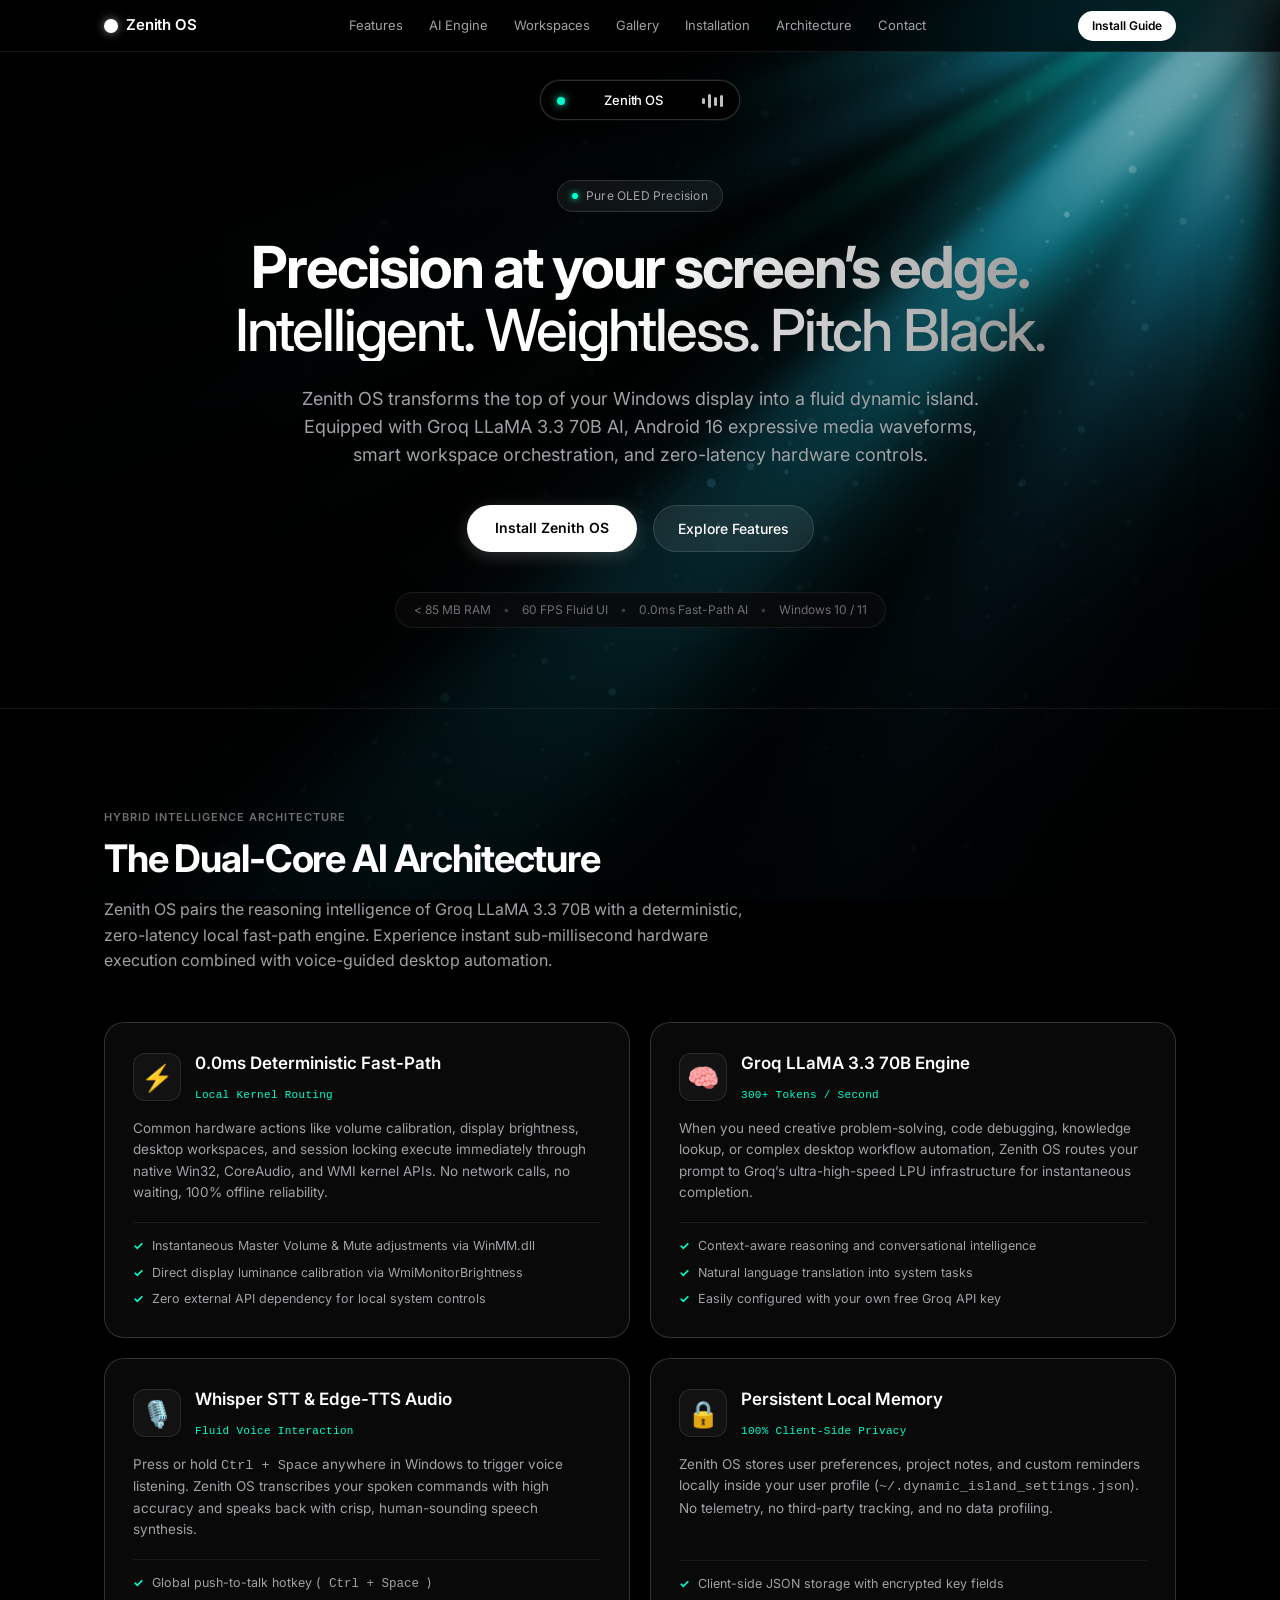
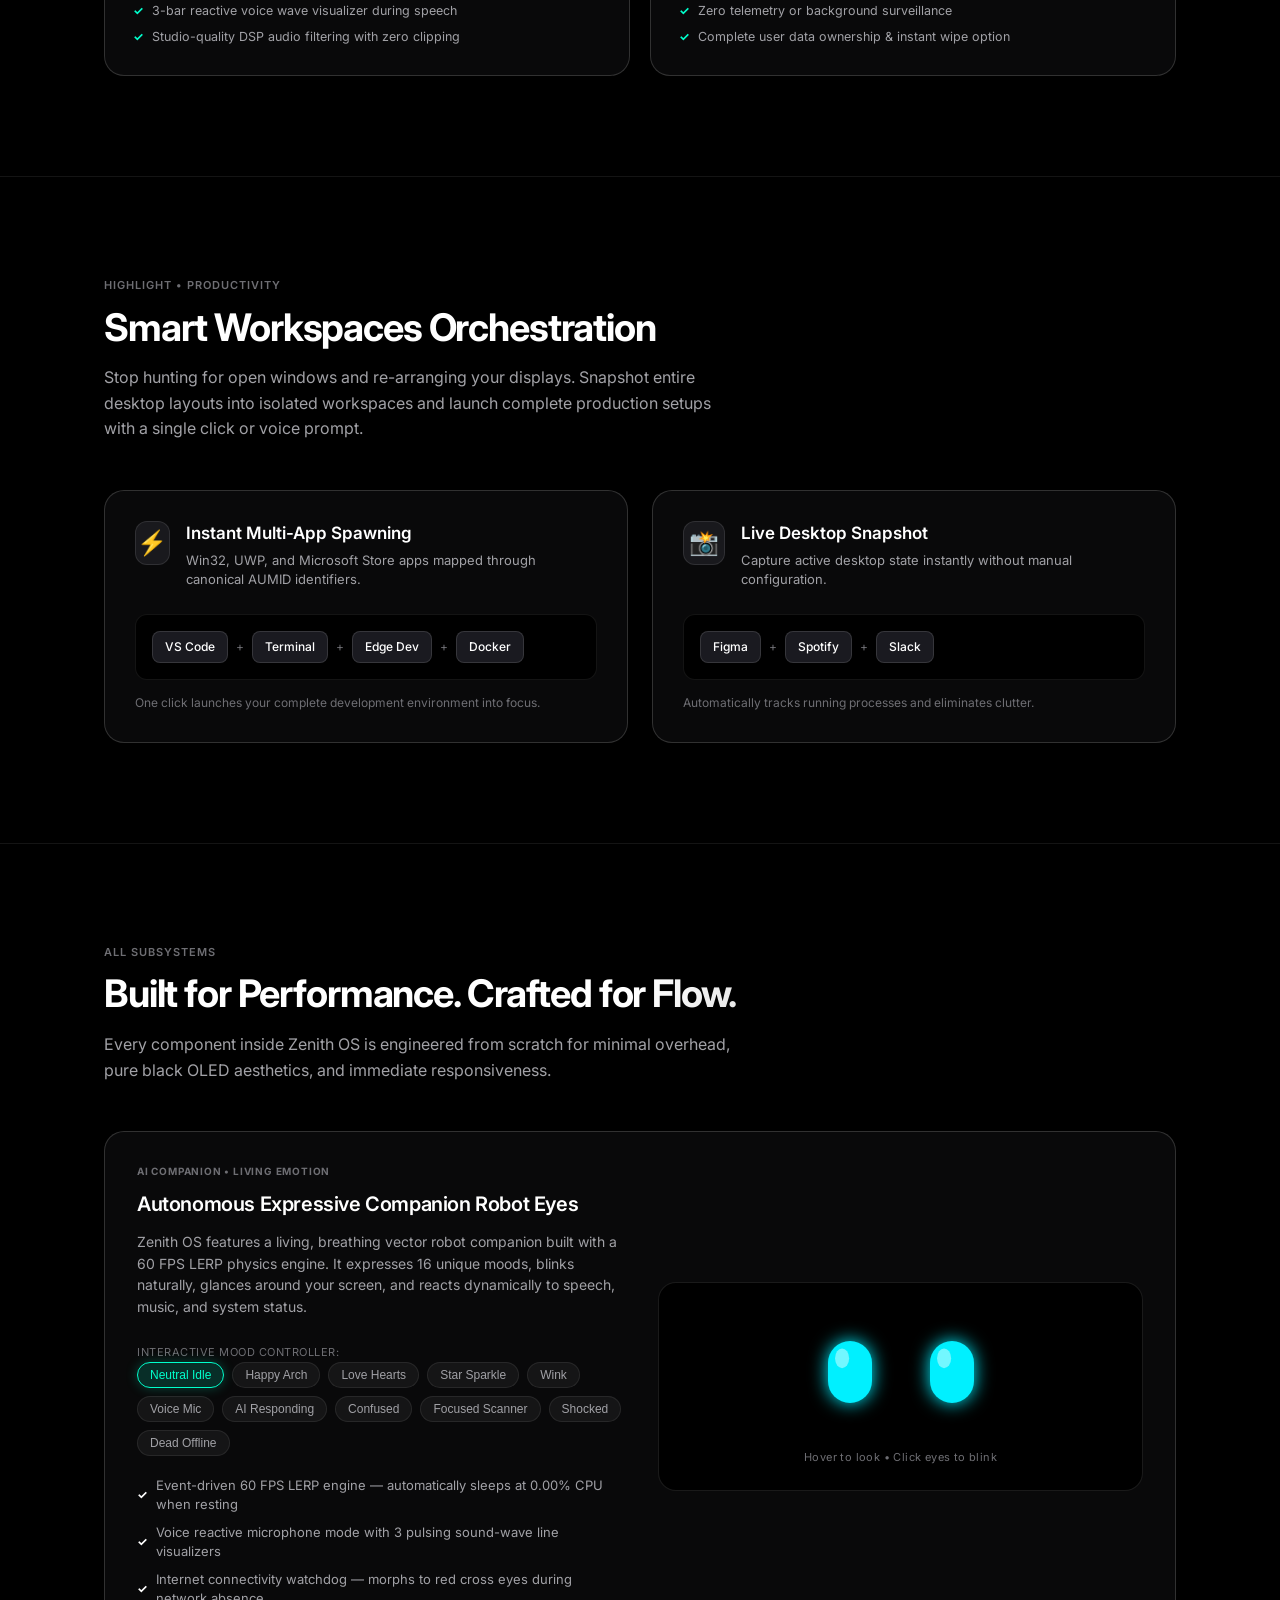
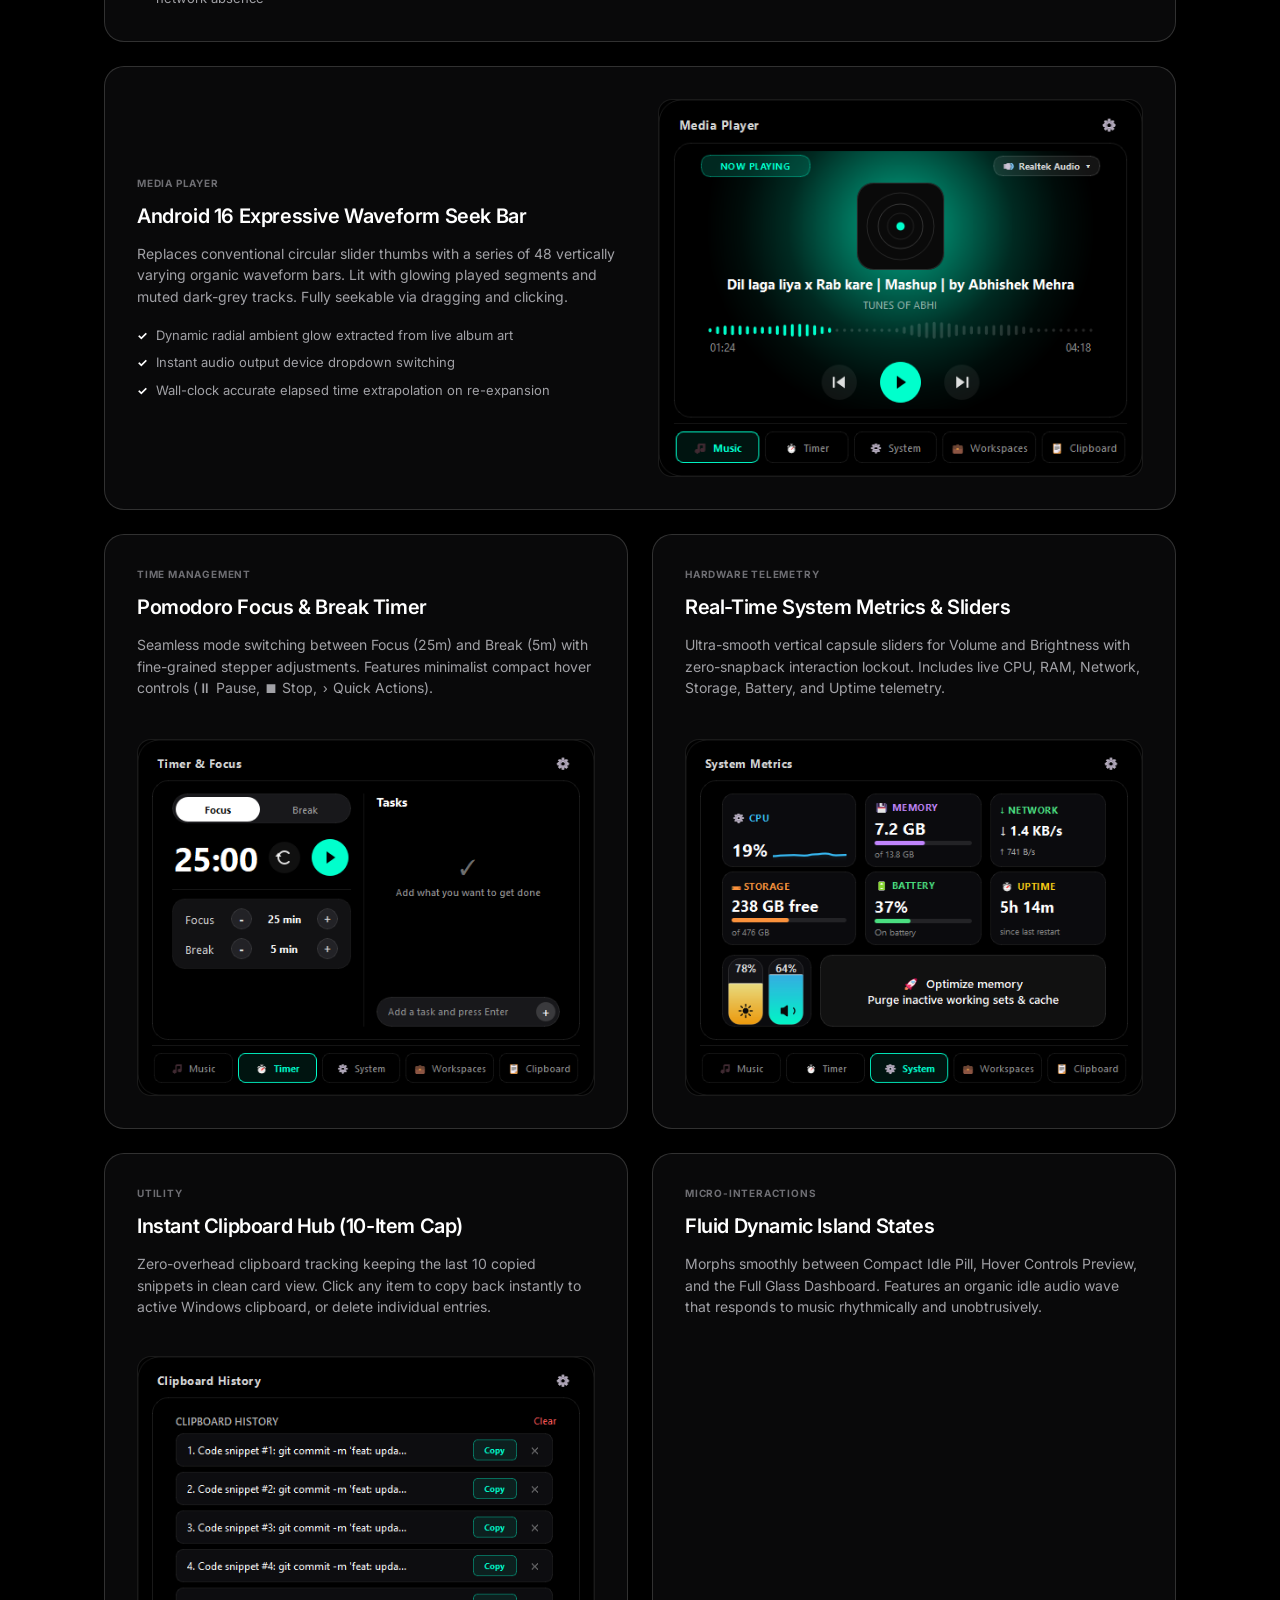
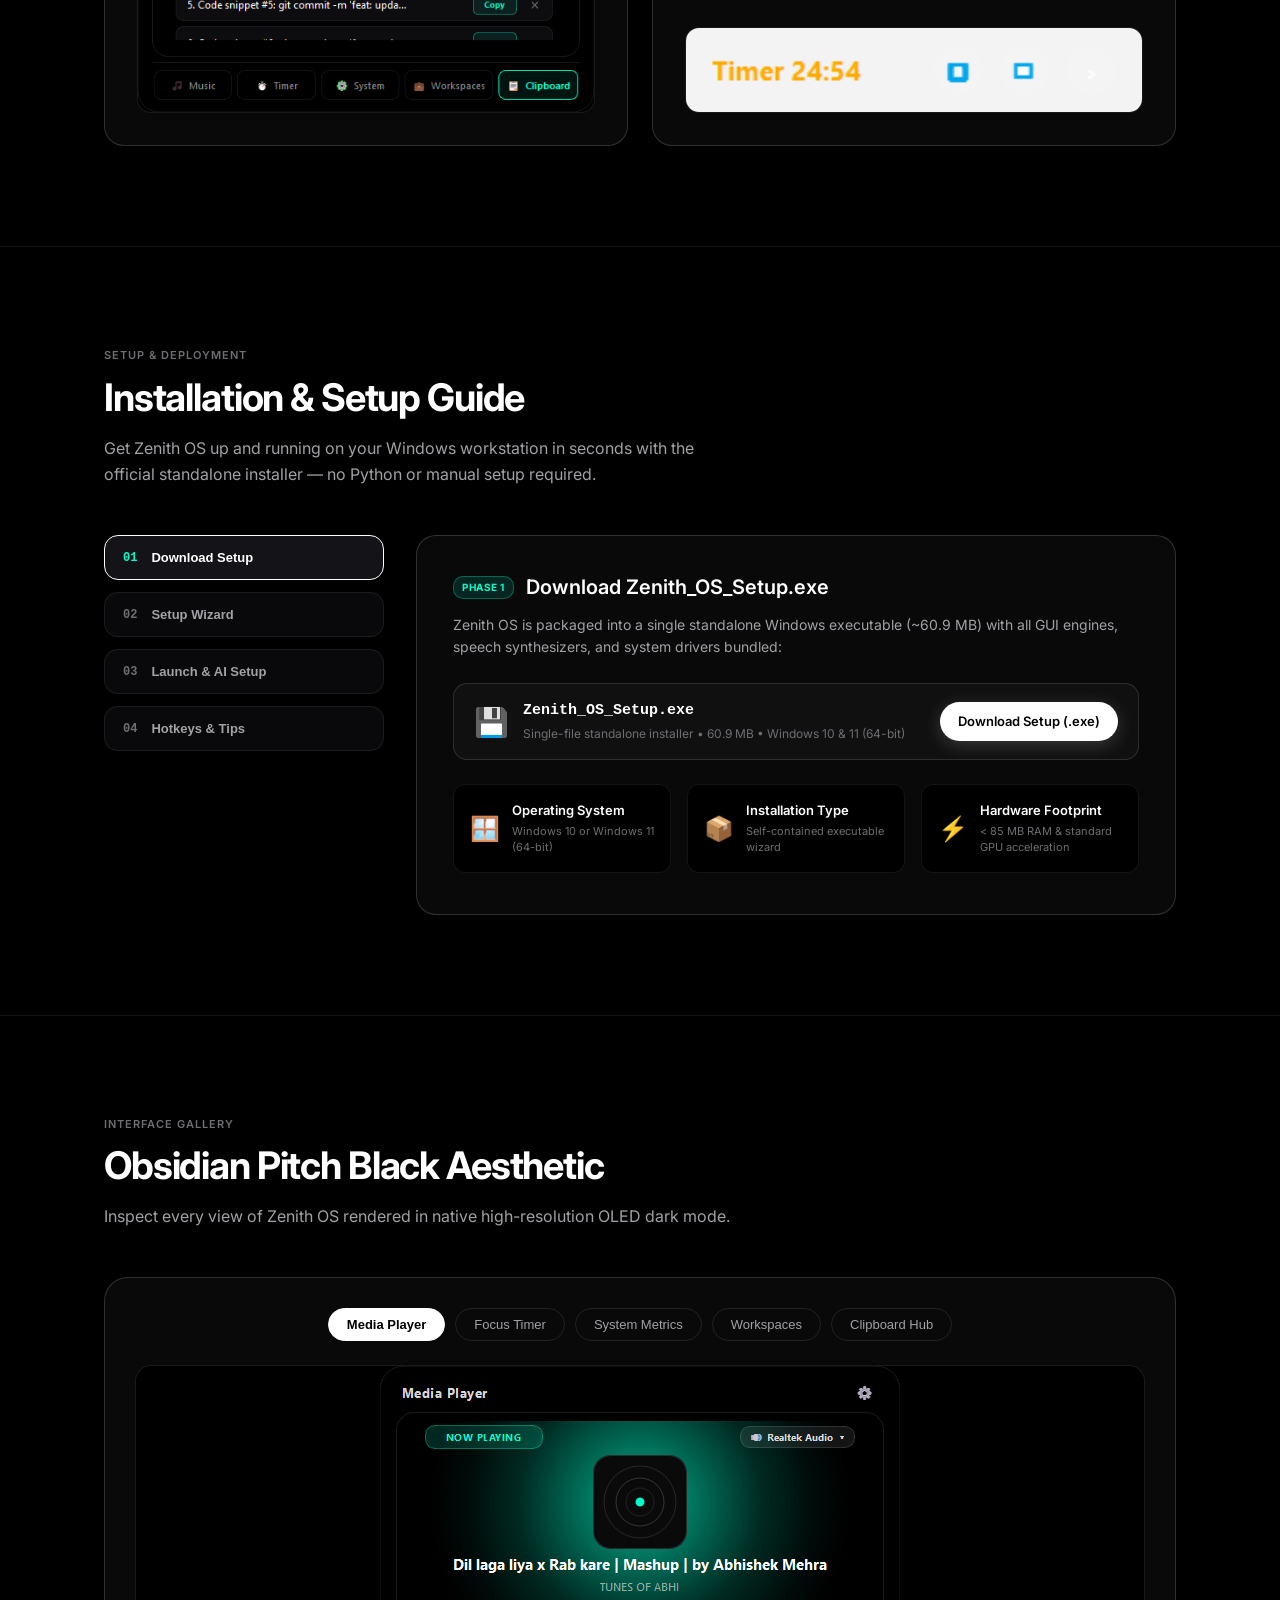
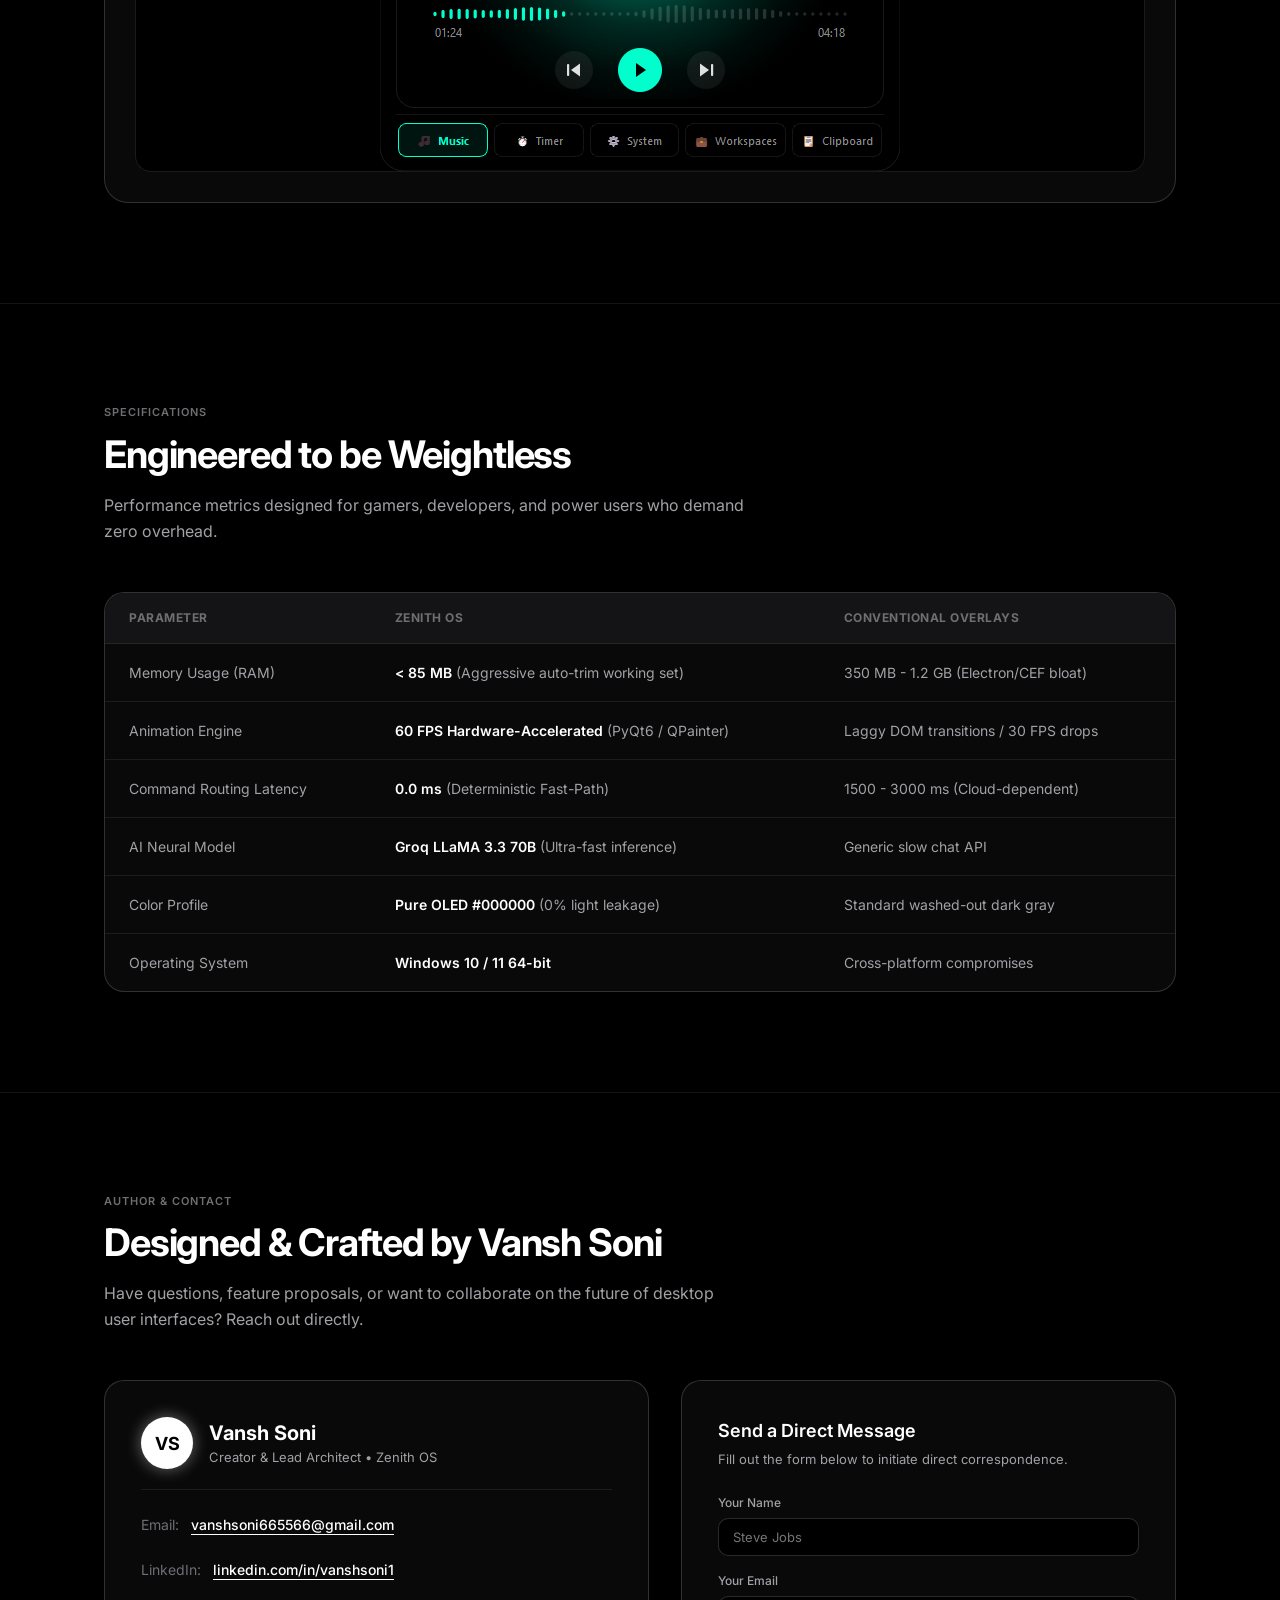
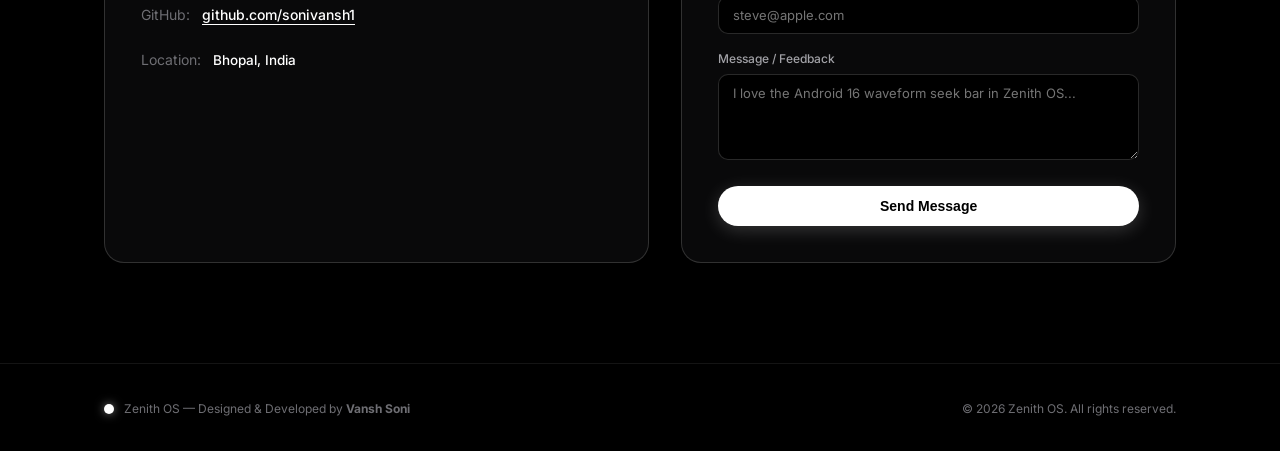
<file: index.html>
<!DOCTYPE html>
<html lang="en">
<head>
    <meta charset="UTF-8">
    <meta name="viewport" content="width=device-width, initial-scale=1.0">
    <title>Zenith OS — The Apex Desktop Companion</title>
    <meta name="description" content="Zenith OS is a hyper-minimalist, high-performance AI desktop companion and dynamic island interface for Windows, created by Vansh Soni.">
    <link rel="stylesheet" href="./styles.css">
    <!-- Apple SF Pro typography & Inter -->
    <link rel="preconnect" href="https://fonts.googleapis.com">
    <link rel="preconnect" href="https://fonts.gstatic.com" crossorigin>
    <link href="https://fonts.googleapis.com/css2?family=Inter:wght@300;400;500;600;700;800&display=swap" rel="stylesheet">
</head>
<body>

    <!-- ReactBits SideRays Volumetric Light Background (https://reactbits.dev/backgrounds/side-rays) -->
    <div id="side-rays-container" class="side-rays">
        <canvas id="side-rays-canvas" class="side-rays__canvas"></canvas>
    </div>

    <!-- Ambient Subtle Vignette Overlay -->
    <div class="bg-vignette"></div>

    <!-- Minimalist Apple Glass Navigation -->
    <nav class="nav-bar">
        <div class="nav-container">
            <a href="#" class="nav-brand">
                <span class="brand-pill"></span>
                <span class="brand-name">Zenith OS</span>
            </a>
            <div class="nav-links">
                <a href="#features">Features</a>
                <a href="#ai">AI Engine</a>
                <a href="#workspaces">Workspaces</a>
                <a href="#showcase">Gallery</a>
                <a href="#install">Installation</a>
                <a href="#specs">Architecture</a>
                <a href="#contact">Contact</a>
            </div>
            <div class="nav-cta">
                <a href="#install" class="btn-nav">Install Guide</a>
                <!-- 3-line sidebar toggle button for Android / Mobile traverse -->
                <button class="mobile-menu-btn" id="mobileMenuBtn" aria-label="Open Navigation Sidebar">
                    <span class="menu-bar"></span>
                    <span class="menu-bar"></span>
                    <span class="menu-bar"></span>
                </button>
            </div>
        </div>
    </nav>

    <!-- Mobile / Android Slide-out Navigation Sidebar Drawer -->
    <div class="mobile-sidebar-backdrop" id="mobileSidebarBackdrop"></div>
    <aside class="mobile-sidebar" id="mobileSidebar" aria-label="Mobile Navigation">
        <div class="mobile-sidebar-header">
            <div class="nav-brand">
                <span class="brand-pill"></span>
                <span class="brand-name">Zenith OS</span>
            </div>
            <button class="mobile-sidebar-close" id="mobileSidebarClose" aria-label="Close Navigation Sidebar">✕</button>
        </div>
        <nav class="mobile-sidebar-links">
            <a href="#features" class="mobile-nav-link"><span class="nav-ico">⚡</span> Features</a>
            <a href="#ai" class="mobile-nav-link"><span class="nav-ico">🧠</span> AI Engine</a>
            <a href="#workspaces" class="mobile-nav-link"><span class="nav-ico">🖥️</span> Workspaces</a>
            <a href="#showcase" class="mobile-nav-link"><span class="nav-ico">🖼️</span> Interface Gallery</a>
            <a href="#install" class="mobile-nav-link"><span class="nav-ico">💾</span> Installation Guide</a>
            <a href="#specs" class="mobile-nav-link"><span class="nav-ico">📊</span> Specifications</a>
            <a href="#contact" class="mobile-nav-link"><span class="nav-ico">👤</span> Contact (Vansh Soni)</a>
        </nav>
        <div class="mobile-sidebar-footer">
            <a href="https://github.com/sonivansh1/Zenith-OS-/releases/tag/Zenith-OS" target="_blank" rel="noopener noreferrer" class="btn-primary mobile-cta-btn">Download Setup File</a>
            <div class="mobile-sidebar-creator">Designed by Vansh Soni • Bhopal, India</div>
        </div>
    </aside>

    <!-- Top Screen Dynamic Island Notch (Resting Cylindrical Pill) -->
    <div class="island-simulator-wrapper" data-reveal="fade">
        <div class="island-sim" id="islandSim">
            <div class="island-sim-content" id="simContent">
                <!-- Cylindrical Pill State -->
                <div class="sim-compact" id="simCompact">
                    <span class="sim-dot"></span>
                    <span class="sim-title">Zenith OS</span>
                    <div class="sim-wave">
                        <span class="bar bar-1"></span>
                        <span class="bar bar-2"></span>
                        <span class="bar bar-3"></span>
                        <span class="bar bar-4"></span>
                    </div>
                </div>
            </div>
        </div>
    </div>

    <!-- Hero Section -->
    <header class="hero-section" data-reveal="up">
        <div class="hero-badge">
            <span class="badge-dot"></span>
            <span>Pure OLED Precision</span>
        </div>
        <h1 class="hero-title text-shimmer">
            Precision at your screen’s edge.<br>
            <span class="hero-gradient">Intelligent. Weightless. Pitch Black.</span>
        </h1>
        <p class="hero-subtitle">
            Zenith OS transforms the top of your Windows display into a fluid dynamic island.
            Equipped with Groq LLaMA 3.3 70B AI, Android 16 expressive media waveforms, smart workspace orchestration, and zero-latency hardware controls.
        </p>
        <div class="hero-actions">
            <a href="#install" class="btn-primary magnetic-btn">Install Zenith OS</a>
            <a href="#features" class="btn-secondary magnetic-btn">Explore Features</a>
        </div>
        <div class="hero-specs-pill">
            <span>&lt; 85 MB RAM</span>
            <span class="sep">•</span>
            <span>60 FPS Fluid UI</span>
            <span class="sep">•</span>
            <span>0.0ms Fast-Path AI</span>
            <span class="sep">•</span>
            <span>Windows 10 / 11</span>
        </div>
    </header>

    <!-- Highlighted Feature 1: The AI Architecture Showcase -->
    <section class="section highlight-section" id="ai">
        <div class="container">
            <div class="section-badge" data-reveal="up">HYBRID INTELLIGENCE ARCHITECTURE</div>
            <h2 class="section-title text-shimmer" data-reveal="up">The Dual-Core AI Architecture</h2>
            <p class="section-desc" data-reveal="up">
                Zenith OS pairs the reasoning intelligence of Groq LLaMA 3.3 70B with a deterministic, zero-latency local fast-path engine. 
                Experience instant sub-millisecond hardware execution combined with voice-guided desktop automation.
            </p>

            <div class="ai-architecture-grid">
                <!-- Spec Card 1: Sub-Millisecond Fast Path -->
                <div class="ai-spec-card spotlight-card" data-reveal="up" data-delay="100">
                    <div class="ai-spec-header">
                        <div class="ai-spec-icon">⚡</div>
                        <div>
                            <h3>0.0ms Deterministic Fast-Path</h3>
                            <span class="ai-spec-tag">Local Kernel Routing</span>
                        </div>
                    </div>
                    <p class="ai-spec-body">
                        Common hardware actions like volume calibration, display brightness, desktop workspaces, and session locking execute immediately through native Win32, CoreAudio, and WMI kernel APIs. No network calls, no waiting, 100% offline reliability.
                    </p>
                    <ul class="ai-spec-list">
                        <li><span>✓</span> Instantaneous Master Volume &amp; Mute adjustments via WinMM.dll</li>
                        <li><span>✓</span> Direct display luminance calibration via WmiMonitorBrightness</li>
                        <li><span>✓</span> Zero external API dependency for local system controls</li>
                    </ul>
                </div>

                <!-- Spec Card 2: Groq LLaMA 3.3 70B Cloud Brain -->
                <div class="ai-spec-card spotlight-card" data-reveal="up" data-delay="150">
                    <div class="ai-spec-header">
                        <div class="ai-spec-icon">🧠</div>
                        <div>
                            <h3>Groq LLaMA 3.3 70B Engine</h3>
                            <span class="ai-spec-tag">300+ Tokens / Second</span>
                        </div>
                    </div>
                    <p class="ai-spec-body">
                        When you need creative problem-solving, code debugging, knowledge lookup, or complex desktop workflow automation, Zenith OS routes your prompt to Groq’s ultra-high-speed LPU infrastructure for instantaneous completion.
                    </p>
                    <ul class="ai-spec-list">
                        <li><span>✓</span> Context-aware reasoning and conversational intelligence</li>
                        <li><span>✓</span> Natural language translation into system tasks</li>
                        <li><span>✓</span> Easily configured with your own free Groq API key</li>
                    </ul>
                </div>

                <!-- Spec Card 3: Whisper STT & Edge-TTS Speech -->
                <div class="ai-spec-card spotlight-card" data-reveal="up" data-delay="200">
                    <div class="ai-spec-header">
                        <div class="ai-spec-icon">🎙️</div>
                        <div>
                            <h3>Whisper STT &amp; Edge-TTS Audio</h3>
                            <span class="ai-spec-tag">Fluid Voice Interaction</span>
                        </div>
                    </div>
                    <p class="ai-spec-body">
                        Press or hold <code>Ctrl + Space</code> anywhere in Windows to trigger voice listening. Zenith OS transcribes your spoken commands with high accuracy and speaks back with crisp, human-sounding speech synthesis.
                    </p>
                    <ul class="ai-spec-list">
                        <li><span>✓</span> Global push-to-talk hotkey (<code>Ctrl + Space</code>)</li>
                        <li><span>✓</span> 3-bar reactive voice wave visualizer during speech</li>
                        <li><span>✓</span> Studio-quality DSP audio filtering with zero clipping</li>
                    </ul>
                </div>

                <!-- Spec Card 4: Local Privacy & Persistent Memory -->
                <div class="ai-spec-card spotlight-card" data-reveal="up" data-delay="250">
                    <div class="ai-spec-header">
                        <div class="ai-spec-icon">🔒</div>
                        <div>
                            <h3>Persistent Local Memory</h3>
                            <span class="ai-spec-tag">100% Client-Side Privacy</span>
                        </div>
                    </div>
                    <p class="ai-spec-body">
                        Zenith OS stores user preferences, project notes, and custom reminders locally inside your user profile (<code>~/.dynamic_island_settings.json</code>). No telemetry, no third-party tracking, and no data profiling.
                    </p>
                    <ul class="ai-spec-list">
                        <li><span>✓</span> Client-side JSON storage with encrypted key fields</li>
                        <li><span>✓</span> Zero telemetry or background surveillance</li>
                        <li><span>✓</span> Complete user data ownership &amp; instant wipe option</li>
                    </ul>
                </div>
            </div>
        </div>
    </section>

    <!-- Highlighted Feature 2: Smart Workspaces Engine -->
    <section class="section highlight-section" id="workspaces">
        <div class="container">
            <div class="section-badge" data-reveal="up">HIGHLIGHT • PRODUCTIVITY</div>
            <h2 class="section-title text-shimmer" data-reveal="up">Smart Workspaces Orchestration</h2>
            <p class="section-desc" data-reveal="up">
                Stop hunting for open windows and re-arranging your displays. 
                Snapshot entire desktop layouts into isolated workspaces and launch complete production setups with a single click or voice prompt.
            </p>

            <div class="workspaces-showcase">
                <div class="ws-card spotlight-card" data-reveal="up" data-delay="100">
                    <div class="ws-card-header">
                        <span class="ws-icon">⚡</span>
                        <div>
                            <h3>Instant Multi-App Spawning</h3>
                            <p>Win32, UWP, and Microsoft Store apps mapped through canonical AUMID identifiers.</p>
                        </div>
                    </div>
                    <div class="ws-demo-box">
                        <div class="ws-chip">VS Code</div>
                        <span class="ws-plus">+</span>
                        <div class="ws-chip">Terminal</div>
                        <span class="ws-plus">+</span>
                        <div class="ws-chip">Edge Dev</div>
                        <span class="ws-plus">+</span>
                        <div class="ws-chip">Docker</div>
                    </div>
                    <p class="ws-caption">One click launches your complete development environment into focus.</p>
                </div>

                <div class="ws-card spotlight-card" data-reveal="up" data-delay="200">
                    <div class="ws-card-header">
                        <span class="ws-icon">📸</span>
                        <div>
                            <h3>Live Desktop Snapshot</h3>
                            <p>Capture active desktop state instantly without manual configuration.</p>
                        </div>
                    </div>
                    <div class="ws-demo-box">
                        <div class="ws-chip">Figma</div>
                        <span class="ws-plus">+</span>
                        <div class="ws-chip">Spotify</div>
                        <span class="ws-plus">+</span>
                        <div class="ws-chip">Slack</div>
                    </div>
                    <p class="ws-caption">Automatically tracks running processes and eliminates clutter.</p>
                </div>
            </div>
        </div>
    </section>

    <!-- Comprehensive Features Bento Grid -->
    <section class="section" id="features">
        <div class="container">
            <div class="section-badge" data-reveal="up">ALL SUBSYSTEMS</div>
            <h2 class="section-title text-shimmer" data-reveal="up">Built for Performance. Crafted for Flow.</h2>
            <p class="section-desc" data-reveal="up">
                Every component inside Zenith OS is engineered from scratch for minimal overhead, pure black OLED aesthetics, and immediate responsiveness.
            </p>

            <div class="features-bento-grid">
                <!-- Bento: Autonomous Expressive Robot Companion Eyes -->
                <div class="bento-card bento-wide spotlight-card" id="robot-eyes-showcase" data-reveal="up">
                    <div class="bento-content">
                        <div class="bento-tag">AI COMPANION • LIVING EMOTION</div>
                        <h3>Autonomous Expressive Companion Robot Eyes</h3>
                        <p>
                            Zenith OS features a living, breathing vector robot companion built with a 60 FPS LERP physics engine. 
                            It expresses 16 unique moods, blinks naturally, glances around your screen, and reacts dynamically to speech, music, and system status.
                        </p>
                        <div class="eyes-mood-controller">
                            <span class="mood-title">Interactive Mood Controller:</span>
                            <div class="mood-chips">
                                <button class="mood-chip active" data-mood="neutral">Neutral Idle</button>
                                <button class="mood-chip" data-mood="happy">Happy Arch</button>
                                <button class="mood-chip" data-mood="love">Love Hearts</button>
                                <button class="mood-chip" data-mood="stars">Star Sparkle</button>
                                <button class="mood-chip" data-mood="wink">Wink</button>
                                <button class="mood-chip" data-mood="listening">Voice Mic</button>
                                <button class="mood-chip" data-mood="responding">AI Responding</button>
                                <button class="mood-chip" data-mood="confused">Confused</button>
                                <button class="mood-chip" data-mood="scanner">Focused Scanner</button>
                                <button class="mood-chip" data-mood="shocked">Shocked</button>
                                <button class="mood-chip" data-mood="offline">Dead Offline</button>
                            </div>
                        </div>
                        <ul class="bento-list">
                            <li>Event-driven 60 FPS LERP engine — automatically sleeps at 0.00% CPU when resting</li>
                            <li>Voice reactive microphone mode with 3 pulsing sound-wave line visualizers</li>
                            <li>Internet connectivity watchdog — morphs to red cross eyes during network absence</li>
                        </ul>
                    </div>
                    <div class="bento-media eyes-card-visual">
                        <div class="eyes-stage-frame">
                            <canvas id="companionEyesCanvas" width="340" height="130"></canvas>
                            <div class="eyes-interactive-hint">Hover to look • Click eyes to blink</div>
                        </div>
                    </div>
                </div>

                <!-- Bento 1: Android 16 Waveform -->
                <div class="bento-card bento-wide spotlight-card" data-reveal="up">
                    <div class="bento-content">
                        <div class="bento-tag">MEDIA PLAYER</div>
                        <h3>Android 16 Expressive Waveform Seek Bar</h3>
                        <p>
                            Replaces conventional circular slider thumbs with a series of 48 vertically varying organic waveform bars.
                            Lit with glowing played segments and muted dark-grey tracks. Fully seekable via dragging and clicking.
                        </p>
                        <ul class="bento-list">
                            <li>Dynamic radial ambient glow extracted from live album art</li>
                            <li>Instant audio output device dropdown switching</li>
                            <li>Wall-clock accurate elapsed time extrapolation on re-expansion</li>
                        </ul>
                    </div>
                    <div class="bento-media">
                        <img src="assets/snapshot_music_tab.png" alt="Zenith OS Media Player with Android 16 Waveform" class="bento-img">
                    </div>
                </div>

                <!-- Bento 2: Pomodoro Focus Timer -->
                <div class="bento-card spotlight-card" data-reveal="up" data-delay="100">
                    <div class="bento-content">
                        <div class="bento-tag">TIME MANAGEMENT</div>
                        <h3>Pomodoro Focus & Break Timer</h3>
                        <p>
                            Seamless mode switching between Focus (25m) and Break (5m) with fine-grained stepper adjustments.
                            Features minimalist compact hover controls (<code>⏸</code> Pause, <code>⏹</code> Stop, <code>›</code> Quick Actions).
                        </p>
                    </div>
                    <div class="bento-media">
                        <img src="assets/snapshot_timer_tab.png" alt="Zenith OS Pomodoro Timer" class="bento-img">
                    </div>
                </div>

                <!-- Bento 3: System Telemetry & Sliders -->
                <div class="bento-card spotlight-card" data-reveal="up" data-delay="200">
                    <div class="bento-content">
                        <div class="bento-tag">HARDWARE TELEMETRY</div>
                        <h3>Real-Time System Metrics & Sliders</h3>
                        <p>
                            Ultra-smooth vertical capsule sliders for Volume and Brightness with zero-snapback interaction lockout.
                            Includes live CPU, RAM, Network, Storage, Battery, and Uptime telemetry.
                        </p>
                    </div>
                    <div class="bento-media">
                        <img src="assets/snapshot_system_tab.png" alt="Zenith OS System Metrics" class="bento-img">
                    </div>
                </div>

                <!-- Bento 4: 10-Item Clipboard Hub (Glitch Fixed) -->
                <div class="bento-card spotlight-card" data-reveal="up" data-delay="100">
                    <div class="bento-content">
                        <div class="bento-tag">UTILITY</div>
                        <h3>Instant Clipboard Hub (10-Item Cap)</h3>
                        <p>
                            Zero-overhead clipboard tracking keeping the last 10 copied snippets in clean card view. 
                            Click any item to copy back instantly to active Windows clipboard, or delete individual entries.
                        </p>
                    </div>
                    <div class="bento-media">
                        <img src="assets/snapshot_clipboard_tab.png" alt="Zenith OS Clipboard Hub Glitch Fixed" class="bento-img">
                    </div>
                </div>

                <!-- Bento 5: Dynamic Island States -->
                <div class="bento-card spotlight-card" data-reveal="up" data-delay="200">
                    <div class="bento-content">
                        <div class="bento-tag">MICRO-INTERACTIONS</div>
                        <h3>Fluid Dynamic Island States</h3>
                        <p>
                            Morphs smoothly between Compact Idle Pill, Hover Controls Preview, and the Full Glass Dashboard.
                            Features an organic idle audio wave that responds to music rhythmically and unobtrusively.
                        </p>
                    </div>
                    <div class="bento-media">
                        <img src="assets/snapshot_timer_hover.png" alt="Zenith OS Timer Hover Controls" class="bento-img">
                    </div>
                </div>
            </div>
        </div>
    </section>

    <!-- Dedicated Visual Installation Guide Section (Rewritten for Standalone Setup) -->
    <section class="section install-section" id="install">
        <div class="container">
            <div class="section-badge" data-reveal="up">SETUP & DEPLOYMENT</div>
            <h2 class="section-title text-shimmer" data-reveal="up">Installation & Setup Guide</h2>
            <p class="section-desc" data-reveal="up">
                Get Zenith OS up and running on your Windows workstation in seconds with the official standalone installer — no Python or manual setup required.
            </p>

            <div class="install-stepper" data-reveal="up">
                <!-- Stepper Navigation -->
                <div class="stepper-nav">
                    <button class="step-tab active" data-step="1">
                        <span class="step-num">01</span>
                        <span class="step-label">Download Setup</span>
                    </button>
                    <button class="step-tab" data-step="2">
                        <span class="step-num">02</span>
                        <span class="step-label">Setup Wizard</span>
                    </button>
                    <button class="step-tab" data-step="3">
                        <span class="step-num">03</span>
                        <span class="step-label">Launch &amp; AI Setup</span>
                    </button>
                    <button class="step-tab" data-step="4">
                        <span class="step-num">04</span>
                        <span class="step-label">Hotkeys &amp; Tips</span>
                    </button>
                </div>

                <!-- Stepper Content Cards -->
                <div class="stepper-card spotlight-card">
                    <!-- Step 1 -->
                    <div class="step-pane active" id="step-pane-1">
                        <div class="step-pane-header">
                            <span class="step-badge">Phase 1</span>
                            <h3>Download Zenith_OS_Setup.exe</h3>
                        </div>
                        <p class="step-text">
                            Zenith OS is packaged into a single standalone Windows executable (~60.9 MB) with all GUI engines, speech synthesizers, and system drivers bundled:
                        </p>
                        <div class="setup-download-box">
                            <div class="setup-file-info">
                                <span class="setup-icon">💾</span>
                                <div>
                                    <div class="setup-file-name">Zenith_OS_Setup.exe</div>
                                    <div class="setup-file-meta">Single-file standalone installer • 60.9 MB • Windows 10 &amp; 11 (64-bit)</div>
                                </div>
                            </div>
                            <a href="https://github.com/sonivansh1/Zenith-OS-/releases/tag/Zenith-OS" target="_blank" rel="noopener noreferrer" class="btn-primary magnetic-btn setup-download-btn">Download Setup (.exe)</a>
                        </div>
                        <div class="req-grid">
                            <div class="req-item">
                                <span class="req-icon">🪟</span>
                                <div>
                                    <h4>Operating System</h4>
                                    <p>Windows 10 or Windows 11 (64-bit)</p>
                                </div>
                            </div>
                            <div class="req-item">
                                <span class="req-icon">📦</span>
                                <div>
                                    <h4>Installation Type</h4>
                                    <p>Self-contained executable wizard</p>
                                </div>
                            </div>
                            <div class="req-item">
                                <span class="req-icon">⚡</span>
                                <div>
                                    <h4>Hardware Footprint</h4>
                                    <p>&lt; 85 MB RAM &amp; standard GPU acceleration</p>
                                </div>
                            </div>
                        </div>
                    </div>

                    <!-- Step 2 -->
                    <div class="step-pane" id="step-pane-2">
                        <div class="step-pane-header">
                            <span class="step-badge">Phase 2</span>
                            <h3>Run the Inno Setup Wizard</h3>
                        </div>
                        <p class="step-text">
                            Double-click <code>Zenith_OS_Setup.exe</code> on your desktop or in your downloads folder to open the guided installer:
                        </p>
                        <ol class="step-instructions">
                            <li>Select your destination folder (defaults to <code>C:\Program Files\Zenith OS</code>).</li>
                            <li>Check <strong>"Create a desktop shortcut"</strong> for quick one-click access.</li>
                            <li>Check <strong>"Start Zenith OS automatically with Windows"</strong> (recommended for always-available dynamic island).</li>
                            <li>Click <strong>Install</strong> — setup completes in less than 5 seconds.</li>
                        </ol>
                        <div class="code-wrapper" style="margin-top: 16px;">
                            <div class="code-header">
                                <span class="code-dot red"></span>
                                <span class="code-dot yellow"></span>
                                <span class="code-dot green"></span>
                                <span class="code-title">Silent Unattended Install (PowerShell / Terminal)</span>
                                <button class="copy-btn" data-target="code-silent-install">Copy Command</button>
                            </div>
                            <pre class="code-block" id="code-silent-install"><code>.\Zenith_OS_Setup.exe /VERYSILENT /SUPPRESSMSGBOXES /NORESTART</code></pre>
                        </div>
                    </div>

                    <!-- Step 3 -->
                    <div class="step-pane" id="step-pane-3">
                        <div class="step-pane-header">
                            <span class="step-badge">Phase 3</span>
                            <h3>Launch &amp; Configure AI (Optional)</h3>
                        </div>
                        <p class="step-text">
                            Launch Zenith OS from your Desktop shortcut or Start Menu. The dynamic island will anchor smoothly to the top of your display:
                        </p>
                        <ol class="step-instructions">
                            <li><strong>Ready Out-of-the-Box:</strong> Hardware controls (volume, brightness, screen lock), workspaces, media waveform, and focus timer work immediately offline with 0.0ms latency.</li>
                            <li><strong>Optional Cloud AI Intelligence:</strong> To enable Groq LLaMA 3.3 70B reasoning and Whisper voice recognition:
                                <ul>
                                    <li>Get a free key from <a href="https://console.groq.com" target="_blank" class="accent-link">console.groq.com</a>.</li>
                                    <li>Click the <strong>Settings icon (⚙)</strong> on the island (or right-click the system tray icon).</li>
                                    <li>Paste your API key in the <strong>Groq API Key</strong> field and click <strong>Save &amp; Close</strong>.</li>
                                </ul>
                            </li>
                        </ol>
                    </div>

                    <!-- Step 4 -->
                    <div class="step-pane" id="step-pane-4">
                        <div class="step-pane-header">
                            <span class="step-badge">Phase 4</span>
                            <h3>Global Hotkeys &amp; Pro Tips</h3>
                        </div>
                        <p class="step-text">
                            Master your workflow with zero-friction micro-interactions:
                        </p>
                        
                        <!-- High Priority Pro Tip Requested by User -->
                        <div class="step-tip highlight-tip" style="margin-bottom: 20px;">
                            <strong>💡 Essential Pro Tip:</strong> Double click to hide on the very top! Double-click on the very top notch to instantly hide Zenith OS from your display, and double-click again to restore it.
                        </div>

                        <div class="hotkeys-grid">
                            <div class="hotkey-card featured-hotkey">
                                <div class="hotkey-combo">Double-Click Notch</div>
                                <div class="hotkey-desc">Double click to hide on the very top (or unhide anytime)</div>
                            </div>
                            <div class="hotkey-card">
                                <div class="hotkey-combo">Ctrl + Space</div>
                                <div class="hotkey-desc">Toggle Voice Assistant &amp; AI prompt anywhere in Windows</div>
                            </div>
                            <div class="hotkey-card">
                                <div class="hotkey-combo">Click Island Notch</div>
                                <div class="hotkey-desc">Expands full OLED glass dashboard (Music, Timer, System, Workspaces)</div>
                            </div>
                            <div class="hotkey-card">
                                <div class="hotkey-combo">Top Screen Hover</div>
                                <div class="hotkey-desc">Reveals timer countdown &amp; quick media controls</div>
                            </div>
                            <div class="hotkey-card">
                                <div class="hotkey-combo">Escape</div>
                                <div class="hotkey-desc">Instantly collapses expanded dashboard to sleek compact pill</div>
                            </div>
                            <div class="hotkey-card">
                                <div class="hotkey-combo">Mouse Leave</div>
                                <div class="hotkey-desc">Automatically returns island to compact resting pill</div>
                            </div>
                        </div>
                    </div>
                </div>
            </div>
        </div>
    </section>

    <!-- Screenshot Showcase Gallery -->
    <section class="section" id="showcase">
        <div class="container">
            <div class="section-badge" data-reveal="up">INTERFACE GALLERY</div>
            <h2 class="section-title text-shimmer" data-reveal="up">Obsidian Pitch Black Aesthetic</h2>
            <p class="section-desc" data-reveal="up">Inspect every view of Zenith OS rendered in native high-resolution OLED dark mode.</p>

            <div class="gallery-wrapper spotlight-card" data-reveal="up">
                <div class="gallery-nav">
                    <button class="gallery-tab active" data-img="assets/snapshot_music_tab.png">Media Player</button>
                    <button class="gallery-tab" data-img="assets/snapshot_timer_tab.png">Focus Timer</button>
                    <button class="gallery-tab" data-img="assets/snapshot_system_tab.png">System Metrics</button>
                    <button class="gallery-tab" data-img="assets/snapshot_workspaces_tab.png">Workspaces</button>
                    <button class="gallery-tab" data-img="assets/snapshot_clipboard_tab.png">Clipboard Hub</button>
                </div>
                <div class="gallery-stage">
                    <img src="assets/snapshot_music_tab.png" alt="Zenith OS UI Showcase" id="galleryMainImg" class="gallery-img">
                </div>
            </div>
        </div>
    </section>

    <!-- Architecture & Specifications Table -->
    <section class="section" id="specs">
        <div class="container">
            <div class="section-badge" data-reveal="up">SPECIFICATIONS</div>
            <h2 class="section-title text-shimmer" data-reveal="up">Engineered to be Weightless</h2>
            <p class="section-desc" data-reveal="up">Performance metrics designed for gamers, developers, and power users who demand zero overhead.</p>

            <div class="specs-table-container spotlight-card" data-reveal="up">
                <table class="specs-table">
                    <thead>
                        <tr>
                            <th>Parameter</th>
                            <th>Zenith OS</th>
                            <th>Conventional Overlays</th>
                        </tr>
                    </thead>
                    <tbody>
                        <tr>
                            <td>Memory Usage (RAM)</td>
                            <td><span class="spec-highlight">&lt; 85 MB</span> (Aggressive auto-trim working set)</td>
                            <td>350 MB - 1.2 GB (Electron/CEF bloat)</td>
                        </tr>
                        <tr>
                            <td>Animation Engine</td>
                            <td><span class="spec-highlight">60 FPS Hardware-Accelerated</span> (PyQt6 / QPainter)</td>
                            <td>Laggy DOM transitions / 30 FPS drops</td>
                        </tr>
                        <tr>
                            <td>Command Routing Latency</td>
                            <td><span class="spec-highlight">0.0 ms</span> (Deterministic Fast-Path)</td>
                            <td>1500 - 3000 ms (Cloud-dependent)</td>
                        </tr>
                        <tr>
                            <td>AI Neural Model</td>
                            <td><span class="spec-highlight">Groq LLaMA 3.3 70B</span> (Ultra-fast inference)</td>
                            <td>Generic slow chat API</td>
                        </tr>
                        <tr>
                            <td>Color Profile</td>
                            <td><span class="spec-highlight">Pure OLED #000000</span> (0% light leakage)</td>
                            <td>Standard washed-out dark gray</td>
                        </tr>
                        <tr>
                            <td>Operating System</td>
                            <td><span class="spec-highlight">Windows 10 / 11 64-bit</span></td>
                            <td>Cross-platform compromises</td>
                        </tr>
                    </tbody>
                </table>
            </div>
        </div>
    </section>

    <!-- Contact Me Section (Required by User) -->
    <section class="section contact-section" id="contact">
        <div class="container">
            <div class="section-badge" data-reveal="up">AUTHOR & CONTACT</div>
            <h2 class="section-title text-shimmer" data-reveal="up">Designed & Crafted by Vansh Soni</h2>
            <p class="section-desc" data-reveal="up">
                Have questions, feature proposals, or want to collaborate on the future of desktop user interfaces? Reach out directly.
            </p>

            <div class="contact-grid">
                <!-- Contact Card -->
                <div class="contact-card spotlight-card" data-reveal="up" data-delay="100">
                    <div class="author-header">
                        <div class="author-avatar">VS</div>
                        <div>
                            <h3 class="author-name">Vansh Soni</h3>
                            <p class="author-role">Creator & Lead Architect • Zenith OS</p>
                        </div>
                    </div>

                    <div class="contact-item">
                        <span class="contact-label">Email:</span>
                        <a href="mailto:vanshsoni665566@gmail.com" class="contact-link">vanshsoni665566@gmail.com</a>
                    </div>
                    <div class="contact-item">
                        <span class="contact-label">LinkedIn:</span>
                        <a href="https://www.linkedin.com/in/vanshsoni1/" target="_blank" rel="noopener noreferrer" class="contact-link">linkedin.com/in/vanshsoni1</a>
                    </div>
                    <div class="contact-item">
                        <span class="contact-label">GitHub:</span>
                        <a href="https://github.com/sonivansh1" target="_blank" rel="noopener noreferrer" class="contact-link">github.com/sonivansh1</a>
                    </div>
                    <div class="contact-item">
                        <span class="contact-label">Location:</span>
                        <span class="contact-val">Bhopal, India</span>
                    </div>
                </div>

                <!-- Interactive Message Form -->
                <div class="contact-form-card spotlight-card" data-reveal="up" data-delay="200">
                    <h3>Send a Direct Message</h3>
                    <p class="form-desc">Fill out the form below to initiate direct correspondence.</p>
                    <form class="contact-form" onsubmit="event.preventDefault(); alert('Message simulation sent to vanshsoni665566@gmail.com!');">
                        <div class="form-group">
                            <label for="name">Your Name</label>
                            <input type="text" id="name" placeholder="Steve Jobs" required>
                        </div>
                        <div class="form-group">
                            <label for="email">Your Email</label>
                            <input type="email" id="email" placeholder="steve@apple.com" required>
                        </div>
                        <div class="form-group">
                            <label for="message">Message / Feedback</label>
                            <textarea id="message" rows="4" placeholder="I love the Android 16 waveform seek bar in Zenith OS..." required></textarea>
                        </div>
                        <button type="submit" class="btn-primary form-submit magnetic-btn">Send Message</button>
                    </form>
                </div>
            </div>
        </div>
    </section>

    <!-- Minimalist Apple-Style Footer -->
    <footer class="footer">
        <div class="container footer-content">
            <div class="footer-left">
                <span class="brand-pill small"></span>
                <span>Zenith OS — Designed & Developed by <strong>Vansh Soni</strong></span>
            </div>
            <div class="footer-right">
                <span class="footer-copy">© 2026 Zenith OS. All rights reserved.</span>
            </div>
        </div>
    </footer>

    <script src="./script.js"></script>
</body>
</html>
</file>
<file: styles.css>
/* ==========================================================
   Zenith OS — Modern Minimalist Apple-Inspired Design System
   Color Combos: Pure Pitch Black (#000), Whites & Grays
   Typography: Apple SF Pro Display / SF Pro Text / Inter
   Interactive FX: ReactBits Prism Background, Spotlight, Scroll Reveal
   ========================================================== */

:root {
    --bg-black: #000000;
    --bg-card: #0c0c0e;
    --bg-elevated: #151518;
    --bg-hover: #1e1e24;
    
    --border-subtle: rgba(255, 255, 255, 0.08);
    --border-medium: rgba(255, 255, 255, 0.16);
    --border-bright: rgba(255, 255, 255, 0.32);
    
    --text-primary: #ffffff;
    --text-secondary: #a1a1a6;
    --text-tertiary: #6e6e73;
    
    --accent-glow: rgba(255, 255, 255, 0.12);
    --accent-teal: #00ffcc;
    --accent-pink: #dc446e;
    
    --font-apple: -apple-system, BlinkMacSystemFont, "SF Pro Display", "SF Pro Text", "SF Pro", "Inter", "Helvetica Neue", Helvetica, Arial, sans-serif;
    --transition-smooth: all 0.28s cubic-bezier(0.16, 1, 0.3, 1);
    --transition-spring: all 0.4s cubic-bezier(0.175, 0.885, 0.32, 1.275);
}

/* Reset & Base */
* {
    margin: 0;
    padding: 0;
    box-sizing: border-box;
}

html {
    scroll-behavior: smooth;
    background-color: var(--bg-black);
    color: var(--text-primary);
    font-family: var(--font-apple);
    -webkit-font-smoothing: antialiased;
    -moz-osx-font-smoothing: grayscale;
}

body {
    background-color: var(--bg-black);
    color: var(--text-primary);
    line-height: 1.5;
    overflow-x: hidden;
    position: relative;
    min-height: 100vh;
}

/* ----------------------------------------------------------
   ReactBits SideRays Background
   Source: https://reactbits.dev/backgrounds/side-rays
   Volumetric atmospheric light rays with mouse tracking & motes
   ---------------------------------------------------------- */
.side-rays {
    position: fixed;
    top: 0;
    left: 0;
    width: 100vw;
    height: 100vh;
    overflow: hidden;
    pointer-events: none;
    z-index: 0;
}

.side-rays__canvas {
    position: absolute;
    inset: 0;
    display: block;
    width: 100%;
    height: 100%;
    pointer-events: none;
}

.bg-vignette {
    position: fixed;
    top: 0;
    left: 0;
    width: 100vw;
    height: 100vh;
    pointer-events: none;
    z-index: 1;
    background: radial-gradient(circle at 50% 25%, transparent 45%, rgba(0, 0, 0, 0.4) 95%);
}

/* ----------------------------------------------------------
   ReactBits AnimatedContent Component
   Based on: https://reactbits.dev/animations/animated-content
   Spring-driven entrance animations with blur, distance & scale
   ---------------------------------------------------------- */
.animated-content,
[data-animated-content],
[data-reveal] {
    opacity: 1;
    transform: none;
    filter: none;
    will-change: opacity, transform, filter;
}

/* Applied dynamically by JS on scroll trigger */
.anim-ready {
    opacity: 0;
    transform: translate(var(--anim-x, 0px), var(--anim-y, 32px)) scale(var(--anim-scale, 0.97));
    filter: blur(var(--anim-blur, 6px));
    transition: opacity var(--anim-duration, 0.8s) cubic-bezier(0.16, 1, 0.3, 1), 
                transform var(--anim-duration, 0.8s) cubic-bezier(0.175, 0.885, 0.32, 1.15), 
                filter var(--anim-duration, 0.8s) cubic-bezier(0.16, 1, 0.3, 1);
    transition-delay: var(--anim-delay, 0ms);
}

.anim-ready.is-revealed,
.anim-ready.revealed {
    opacity: 1 !important;
    transform: translate(0px, 0px) scale(1) !important;
    filter: blur(0px) !important;
}

/* Text Shimmer Effect */
.text-shimmer {
    background: linear-gradient(110deg, #ffffff 25%, #888888 50%, #ffffff 75%);
    background-size: 200% 100%;
    -webkit-background-clip: text;
    -webkit-text-fill-color: transparent;
    animation: textShimmerAnim 7s ease-in-out infinite alternate;
}

@keyframes textShimmerAnim {
    0% { background-position: 0% 50%; }
    100% { background-position: 100% 50%; }
}

/* ----------------------------------------------------------
   ReactBits Spotlight Card Effect
   ---------------------------------------------------------- */
.spotlight-card {
    position: relative;
    background: rgba(12, 12, 14, 0.75) !important;
    backdrop-filter: blur(20px);
    -webkit-backdrop-filter: blur(20px);
    border: 1px solid var(--border-medium);
    overflow: hidden;
    transition: border-color 0.3s ease, transform 0.3s cubic-bezier(0.16, 1, 0.3, 1);
}

.spotlight-card::before {
    content: '';
    position: absolute;
    top: 0; left: 0; right: 0; bottom: 0;
    background: radial-gradient(700px circle at var(--mouse-x, -500px) var(--mouse-y, -500px), rgba(255, 255, 255, 0.08), transparent 40%);
    pointer-events: none;
    z-index: 1;
    opacity: 0;
    transition: opacity 0.35s ease;
}

.spotlight-card:hover::before {
    opacity: 1;
}

.spotlight-card:hover {
    border-color: rgba(255, 255, 255, 0.28);
    transform: translateY(-2px);
}

/* Magnetic Button Base */
.magnetic-btn {
    transition: transform 0.2s cubic-bezier(0.16, 1, 0.3, 1), background 0.2s ease, box-shadow 0.2s ease;
}

/* Container */
.container {
    max-width: 1120px;
    margin: 0 auto;
    padding: 0 24px;
    position: relative;
    z-index: 2;
}

/* ----------------------------------------------------------
   Navigation Bar (Apple Frosted Acrylic)
   ---------------------------------------------------------- */
.nav-bar {
    position: fixed;
    top: 0;
    left: 0;
    right: 0;
    height: 52px;
    background: rgba(0, 0, 0, 0.75);
    backdrop-filter: blur(24px) saturate(180%);
    -webkit-backdrop-filter: blur(24px) saturate(180%);
    border-bottom: 1px solid var(--border-subtle);
    z-index: 1000;
}

.nav-container {
    max-width: 1120px;
    height: 100%;
    margin: 0 auto;
    padding: 0 24px;
    display: flex;
    align-items: center;
    justify-content: space-between;
}

.nav-brand {
    display: flex;
    align-items: center;
    gap: 8px;
    text-decoration: none;
    color: var(--text-primary);
    font-weight: 600;
    font-size: 15px;
    letter-spacing: -0.01em;
}

.brand-pill {
    width: 14px;
    height: 14px;
    background: #ffffff;
    border-radius: 7px;
    display: inline-block;
    box-shadow: 0 0 10px rgba(255, 255, 255, 0.5);
}

.brand-pill.small {
    width: 10px;
    height: 10px;
    border-radius: 5px;
}

.nav-links {
    display: flex;
    gap: 26px;
}

.nav-links a {
    color: var(--text-secondary);
    text-decoration: none;
    font-size: 13px;
    font-weight: 400;
    transition: var(--transition-smooth);
}

.nav-links a:hover {
    color: var(--text-primary);
}

.btn-nav {
    display: inline-flex;
    align-items: center;
    background: #ffffff;
    color: #000000;
    text-decoration: none;
    font-size: 12px;
    font-weight: 600;
    padding: 6px 14px;
    border-radius: 20px;
    transition: var(--transition-smooth);
}

.btn-nav:hover {
    background: #e5e5ea;
    transform: translateY(-1px);
}

.nav-cta {
    display: flex;
    align-items: center;
    gap: 12px;
}

/* 3-line hamburger menu button (shown on Android / Mobile) */
.mobile-menu-btn {
    display: none;
    flex-direction: column;
    justify-content: center;
    align-items: center;
    gap: 4px;
    width: 36px;
    height: 36px;
    background: rgba(255, 255, 255, 0.06);
    border: 1px solid rgba(255, 255, 255, 0.16);
    border-radius: 9px;
    cursor: pointer;
    padding: 0;
    transition: var(--transition-smooth);
    z-index: 101;
}

.mobile-menu-btn:hover {
    background: rgba(255, 255, 255, 0.14);
    border-color: #00ffcc;
}

.menu-bar {
    width: 18px;
    height: 2px;
    background: #ffffff;
    border-radius: 2px;
    transition: var(--transition-smooth);
}

/* ----------------------------------------------------------
   Mobile / Android Slide-out Navigation Sidebar Drawer
   ---------------------------------------------------------- */
.mobile-sidebar-backdrop {
    position: fixed;
    top: 0;
    left: 0;
    width: 100vw;
    height: 100vh;
    background: rgba(0, 0, 0, 0.75);
    backdrop-filter: blur(12px);
    -webkit-backdrop-filter: blur(12px);
    z-index: 10000;
    opacity: 0;
    pointer-events: none;
    transition: opacity 0.3s cubic-bezier(0.16, 1, 0.3, 1);
}

.mobile-sidebar-backdrop.active {
    opacity: 1;
    pointer-events: auto;
}

.mobile-sidebar {
    position: fixed;
    top: 0;
    right: 0;
    width: 300px;
    max-width: 84vw;
    height: 100vh;
    background: #09090b;
    border-left: 1px solid rgba(255, 255, 255, 0.14);
    box-shadow: -12px 0 48px rgba(0, 0, 0, 0.95);
    z-index: 10001;
    transform: translateX(100%);
    transition: transform 0.35s cubic-bezier(0.16, 1, 0.3, 1);
    display: flex;
    flex-direction: column;
    padding: 24px 20px;
    box-sizing: border-box;
}

.mobile-sidebar.active {
    transform: translateX(0);
}

.mobile-sidebar-header {
    display: flex;
    justify-content: space-between;
    align-items: center;
    padding-bottom: 18px;
    border-bottom: 1px solid rgba(255, 255, 255, 0.08);
    margin-bottom: 14px;
}

.mobile-sidebar-close {
    width: 32px;
    height: 32px;
    background: rgba(255, 255, 255, 0.06);
    border: 1px solid rgba(255, 255, 255, 0.14);
    border-radius: 8px;
    color: #ffffff;
    font-size: 15px;
    cursor: pointer;
    display: flex;
    align-items: center;
    justify-content: center;
    transition: var(--transition-smooth);
}

.mobile-sidebar-close:hover {
    background: rgba(255, 255, 255, 0.15);
    border-color: #00ffcc;
    color: #00ffcc;
}

.mobile-sidebar-links {
    display: flex;
    flex-direction: column;
    gap: 6px;
    flex: 1;
    overflow-y: auto;
}

.mobile-nav-link {
    display: flex;
    align-items: center;
    gap: 12px;
    padding: 12px 14px;
    border-radius: 10px;
    color: var(--text-secondary);
    font-size: 14px;
    font-weight: 500;
    text-decoration: none;
    transition: all 0.2s ease;
}

.mobile-nav-link .nav-ico {
    font-size: 16px;
}

.mobile-nav-link:hover,
.mobile-nav-link:active {
    background: rgba(255, 255, 255, 0.06);
    color: #ffffff;
    border-left: 2px solid #00ffcc;
    padding-left: 18px;
}

.mobile-sidebar-footer {
    padding-top: 18px;
    border-top: 1px solid rgba(255, 255, 255, 0.08);
    display: flex;
    flex-direction: column;
    gap: 12px;
}

.mobile-cta-btn {
    width: 100%;
    text-align: center;
    justify-content: center;
    font-size: 13px;
    padding: 10px 16px;
}

.mobile-sidebar-creator {
    font-size: 11px;
    color: var(--text-tertiary);
    text-align: center;
    letter-spacing: 0.3px;
}

/* ----------------------------------------------------------
   Dynamic Island Simulator (Top Interactive Widget)
   ---------------------------------------------------------- */
.island-simulator-wrapper {
    margin-top: 80px;
    display: flex;
    flex-direction: column;
    align-items: center;
    position: relative;
    z-index: 100;
}

.simulator-hint {
    font-size: 11px;
    color: var(--text-tertiary);
    letter-spacing: 0.5px;
    text-transform: uppercase;
    margin-bottom: 12px;
    display: flex;
    align-items: center;
    gap: 8px;
}

.pulse-indicator {
    width: 6px;
    height: 6px;
    background: #00ffcc;
    border-radius: 50%;
    box-shadow: 0 0 8px #00ffcc;
    animation: pulseGlow 1.8s infinite;
}

.island-sim {
    background: #000000;
    border: 1px solid rgba(255, 255, 255, 0.18);
    border-radius: 26px;
    box-shadow: 0 12px 48px rgba(0, 0, 0, 0.9), 0 0 0 1px rgba(255, 255, 255, 0.08);
    transition: width 0.35s cubic-bezier(0.16, 1, 0.3, 1), border-color 0.35s ease, box-shadow 0.35s ease;
    cursor: default;
    overflow: hidden;
    position: relative;
    width: 200px;
    height: 40px;
}

.island-sim:hover {
    width: 216px;
    border-color: rgba(255, 255, 255, 0.38);
    box-shadow: 0 14px 50px rgba(0, 0, 0, 0.95), 0 0 16px rgba(255, 255, 255, 0.1);
}

/* Compact Content */
.sim-compact {
    display: flex;
    align-items: center;
    justify-content: space-between;
    height: 40px;
    padding: 0 16px;
}

.sim-dot {
    width: 8px;
    height: 8px;
    background: #00ffcc;
    border-radius: 50%;
    box-shadow: 0 0 8px #00ffcc;
}

.sim-title {
    font-size: 13px;
    font-weight: 500;
    letter-spacing: -0.01em;
}

.sim-wave {
    display: flex;
    align-items: center;
    gap: 3px;
    height: 14px;
}

.sim-wave .bar {
    width: 3px;
    background: rgba(255, 255, 255, 0.75);
    border-radius: 2px;
    animation: wavePulse 1.2s ease-in-out infinite alternate;
}

.sim-wave .bar-1 { height: 6px; animation-delay: 0.1s; }
.sim-wave .bar-2 { height: 14px; animation-delay: 0.3s; }
.sim-wave .bar-3 { height: 9px; animation-delay: 0.2s; }
.sim-wave .bar-4 { height: 12px; animation-delay: 0.4s; }

@keyframes wavePulse {
    0% { height: 4px; opacity: 0.4; }
    100% { height: 14px; opacity: 1; }
}

/* Expanded Content */
.sim-expanded {
    padding: 16px;
    display: flex;
    flex-direction: column;
    gap: 14px;
}

.sim-header {
    display: flex;
    justify-content: space-between;
    align-items: center;
    border-bottom: 1px solid rgba(255, 255, 255, 0.1);
    padding-bottom: 10px;
}

.sim-tabs {
    display: flex;
    gap: 6px;
}

.sim-tab {
    background: transparent;
    border: none;
    color: var(--text-tertiary);
    font-size: 12px;
    font-weight: 500;
    padding: 5px 10px;
    border-radius: 12px;
    cursor: pointer;
    transition: var(--transition-smooth);
}

.sim-tab:hover {
    color: var(--text-primary);
}

.sim-tab.active {
    background: rgba(255, 255, 255, 0.14);
    color: #ffffff;
}

.sim-close {
    background: rgba(255, 255, 255, 0.1);
    border: none;
    color: var(--text-secondary);
    width: 22px;
    height: 22px;
    border-radius: 50%;
    cursor: pointer;
    font-size: 11px;
}

.sim-close:hover {
    background: rgba(255, 255, 255, 0.2);
    color: #ffffff;
}

.sim-view {
    display: none;
}

.sim-view.active {
    display: block;
    animation: fadeIn 0.25s ease-out;
}

@keyframes fadeIn {
    from { opacity: 0; transform: translateY(4px); }
    to { opacity: 1; transform: translateY(0); }
}

/* Sim Music View */
.sim-music-card {
    display: flex;
    align-items: center;
    gap: 14px;
    position: relative;
    padding: 8px;
    margin-bottom: 6px;
}

.sim-album-art {
    width: 52px;
    height: 52px;
    background: #1a1a1e;
    border: 1px solid rgba(255, 255, 255, 0.12);
    border-radius: 12px;
    display: flex;
    align-items: center;
    justify-content: center;
    font-size: 20px;
    color: var(--accent-pink);
    position: relative;
    z-index: 2;
}

.sim-album-glow {
    position: absolute;
    left: 20px;
    top: 10px;
    width: 80px;
    height: 60px;
    background: radial-gradient(circle, rgba(220, 68, 110, 0.35) 0%, transparent 70%);
    filter: blur(14px);
    z-index: 1;
}

.sim-track-info {
    z-index: 2;
}

.sim-track-name {
    font-size: 14px;
    font-weight: 600;
    color: #ffffff;
}

.sim-artist-name {
    font-size: 12px;
    color: var(--text-secondary);
}

/* Expressive Waveform Seek Bar (Simulated) */
.sim-waveform-container {
    display: flex;
    align-items: center;
    gap: 10px;
    padding: 6px 4px;
}

.sim-time {
    font-size: 11px;
    color: var(--text-tertiary);
    font-variant-numeric: tabular-nums;
}

.sim-waveform {
    flex: 1;
    display: flex;
    align-items: center;
    justify-content: space-between;
    height: 32px;
    cursor: pointer;
}

.sim-wave-bar {
    width: 3px;
    border-radius: 2px;
    transition: height 0.15s ease, background 0.15s ease;
}

.sim-wave-bar.played {
    background: var(--accent-pink);
    box-shadow: 0 0 6px rgba(220, 68, 110, 0.4);
}

.sim-wave-bar.unplayed {
    background: #2a2a2e;
}

.sim-controls {
    display: flex;
    justify-content: center;
    align-items: center;
    gap: 20px;
    margin-top: 10px;
}

.sim-ctrl-btn {
    background: transparent;
    border: none;
    color: var(--text-secondary);
    font-size: 16px;
    cursor: pointer;
    transition: var(--transition-smooth);
}

.sim-ctrl-btn:hover {
    color: #ffffff;
}

.sim-play-btn {
    width: 38px;
    height: 38px;
    background: #ffffff;
    color: #000000;
    border-radius: 50%;
    display: flex;
    align-items: center;
    justify-content: center;
    font-size: 14px;
}

.sim-play-btn:hover {
    background: #e5e5ea;
    transform: scale(1.05);
}

/* Sim Timer View */
.sim-timer-modes {
    display: flex;
    gap: 8px;
    margin-bottom: 12px;
}

.sim-timer-badge {
    background: rgba(255, 255, 255, 0.08);
    border: 1px solid rgba(255, 255, 255, 0.1);
    color: var(--text-secondary);
    padding: 4px 12px;
    border-radius: 12px;
    font-size: 11px;
    cursor: pointer;
}

.sim-timer-badge.active {
    background: #ffffff;
    color: #000000;
}

.sim-timer-display {
    font-size: 40px;
    font-weight: 700;
    letter-spacing: -0.04em;
    text-align: center;
    margin: 8px 0;
}

.sim-timer-actions {
    display: flex;
    justify-content: center;
    gap: 12px;
}

.sim-action-btn {
    background: rgba(255, 255, 255, 0.1);
    border: 1px solid rgba(255, 255, 255, 0.15);
    color: #ffffff;
    padding: 6px 16px;
    border-radius: 16px;
    font-size: 12px;
    cursor: pointer;
}

.sim-action-btn:hover {
    background: rgba(255, 255, 255, 0.2);
}

/* Sim System View */
.sim-metrics-grid {
    display: grid;
    grid-template-columns: repeat(4, 1fr);
    gap: 8px;
    margin-bottom: 12px;
}

.metric-chip {
    background: #141416;
    border: 1px solid rgba(255, 255, 255, 0.08);
    border-radius: 8px;
    padding: 8px 6px;
    text-align: center;
    font-size: 10px;
    color: var(--text-tertiary);
}

.metric-chip .val {
    display: block;
    color: #ffffff;
    font-size: 12px;
    font-weight: 600;
    margin-top: 2px;
}

.sim-sliders-row {
    display: flex;
    flex-direction: column;
    gap: 8px;
}

.sim-slider-card {
    background: #141416;
    padding: 8px 12px;
    border-radius: 8px;
    border: 1px solid rgba(255, 255, 255, 0.08);
}

.slider-label {
    font-size: 11px;
    color: var(--text-secondary);
    margin-bottom: 6px;
}

.slider-bar {
    height: 6px;
    background: #242428;
    border-radius: 3px;
    overflow: hidden;
}

.slider-fill {
    height: 100%;
    background: #ffffff;
    border-radius: 3px;
}

/* Sim Workspaces View */
.sim-ws-list {
    display: flex;
    flex-direction: column;
    gap: 8px;
}

.sim-ws-item {
    display: flex;
    justify-content: space-between;
    align-items: center;
    background: #141416;
    border: 1px solid rgba(255, 255, 255, 0.08);
    padding: 8px 12px;
    border-radius: 8px;
}

.ws-name {
    font-size: 12px;
    font-weight: 600;
}

.ws-apps {
    font-size: 10px;
    color: var(--text-tertiary);
}

.ws-launch-btn {
    background: #ffffff;
    border: none;
    color: #000000;
    font-size: 11px;
    font-weight: 600;
    padding: 4px 10px;
    border-radius: 12px;
    cursor: pointer;
}

/* Sim Clipboard View */
.sim-clip-list {
    display: flex;
    flex-direction: column;
    gap: 6px;
}

.sim-clip-item {
    background: #141416;
    border: 1px solid rgba(255, 255, 255, 0.08);
    padding: 8px 10px;
    border-radius: 6px;
    font-size: 11px;
    color: var(--text-secondary);
    font-family: monospace;
    white-space: nowrap;
    overflow: hidden;
    text-overflow: ellipsis;
}

/* ----------------------------------------------------------
   Hero Section
   ---------------------------------------------------------- */
.hero-section {
    padding: 60px 24px 80px;
    text-align: center;
    max-width: 960px;
    margin: 0 auto;
    position: relative;
    z-index: 2;
}

.hero-badge {
    display: inline-flex;
    align-items: center;
    gap: 8px;
    background: rgba(255, 255, 255, 0.06);
    border: 1px solid rgba(255, 255, 255, 0.12);
    padding: 6px 14px;
    border-radius: 20px;
    font-size: 12px;
    color: var(--text-secondary);
    margin-bottom: 24px;
    letter-spacing: 0.2px;
}

.badge-dot {
    width: 6px;
    height: 6px;
    background: #00ffcc;
    border-radius: 50%;
    box-shadow: 0 0 6px #00ffcc;
}

.hero-title {
    font-size: 58px;
    line-height: 1.08;
    font-weight: 700;
    letter-spacing: -0.035em;
    margin-bottom: 24px;
}

.hero-gradient {
    color: var(--text-secondary);
    font-weight: 500;
}

.hero-subtitle {
    font-size: 18px;
    line-height: 1.55;
    color: var(--text-secondary);
    max-width: 680px;
    margin: 0 auto 36px;
    font-weight: 400;
}

.hero-actions {
    display: flex;
    justify-content: center;
    gap: 16px;
    margin-bottom: 40px;
}

.btn-primary {
    background: #ffffff;
    color: #000000;
    text-decoration: none;
    font-size: 14px;
    font-weight: 600;
    padding: 12px 28px;
    border-radius: 24px;
    border: none;
    cursor: pointer;
    box-shadow: 0 4px 18px rgba(255, 255, 255, 0.18);
}

.btn-primary:hover {
    background: #e5e5ea;
    box-shadow: 0 6px 24px rgba(255, 255, 255, 0.3);
}

.btn-secondary {
    background: rgba(255, 255, 255, 0.08);
    color: #ffffff;
    text-decoration: none;
    font-size: 14px;
    font-weight: 500;
    padding: 12px 24px;
    border-radius: 24px;
    border: 1px solid rgba(255, 255, 255, 0.12);
}

.btn-secondary:hover {
    background: rgba(255, 255, 255, 0.15);
    border-color: rgba(255, 255, 255, 0.28);
}

.hero-specs-pill {
    display: inline-flex;
    align-items: center;
    gap: 12px;
    font-size: 12px;
    color: var(--text-tertiary);
    background: rgba(9, 9, 11, 0.8);
    backdrop-filter: blur(16px);
    border: 1px solid rgba(255, 255, 255, 0.08);
    padding: 8px 18px;
    border-radius: 20px;
}

.hero-specs-pill .sep {
    color: rgba(255, 255, 255, 0.2);
}

/* ----------------------------------------------------------
   Sections General
   ---------------------------------------------------------- */
.section {
    padding: 100px 0;
    border-top: 1px solid var(--border-subtle);
    position: relative;
    z-index: 2;
}

.section-badge {
    font-size: 11px;
    font-weight: 600;
    color: var(--text-tertiary);
    letter-spacing: 1px;
    text-transform: uppercase;
    margin-bottom: 12px;
}

.section-title {
    font-size: 38px;
    font-weight: 700;
    letter-spacing: -0.03em;
    line-height: 1.15;
    margin-bottom: 16px;
}

.section-desc {
    font-size: 16px;
    color: var(--text-secondary);
    max-width: 640px;
    line-height: 1.6;
    margin-bottom: 48px;
}

/* ----------------------------------------------------------
   Highlight Section 1: AI Dual-Core Architecture
   ---------------------------------------------------------- */
.ai-architecture-grid {
    display: grid;
    grid-template-columns: repeat(2, 1fr);
    gap: 20px;
    margin-top: 36px;
}

.ai-spec-card {
    background: #000000;
    border: 1px solid var(--border-medium);
    border-radius: 20px;
    padding: 28px;
    display: flex;
    flex-direction: column;
    transition: var(--transition-smooth);
}

.ai-spec-card:hover {
    border-color: rgba(0, 255, 204, 0.4);
    transform: translateY(-2px);
    box-shadow: 0 16px 48px rgba(0, 0, 0, 0.9), 0 0 24px rgba(0, 255, 204, 0.08);
}

.ai-spec-header {
    display: flex;
    align-items: center;
    gap: 14px;
    margin-bottom: 14px;
}

.ai-spec-icon {
    font-size: 26px;
    width: 48px;
    height: 48px;
    background: rgba(255, 255, 255, 0.04);
    border: 1px solid rgba(255, 255, 255, 0.1);
    border-radius: 12px;
    display: flex;
    align-items: center;
    justify-content: center;
    flex-shrink: 0;
}

.ai-spec-header h3 {
    font-size: 17px;
    font-weight: 600;
    color: var(--text-primary);
    margin-bottom: 3px;
}

.ai-spec-tag {
    font-size: 11px;
    color: #00ffcc;
    font-family: monospace;
    letter-spacing: 0.3px;
}

.ai-spec-body {
    font-size: 13.5px;
    color: var(--text-secondary);
    line-height: 1.6;
    margin-bottom: 18px;
    flex: 1;
}

.ai-spec-list {
    list-style: none;
    padding: 0;
    margin: 0;
    display: flex;
    flex-direction: column;
    gap: 8px;
    border-top: 1px solid rgba(255, 255, 255, 0.06);
    padding-top: 14px;
}

.ai-spec-list li {
    font-size: 12.5px;
    color: var(--text-secondary);
    display: flex;
    align-items: baseline;
    gap: 8px;
}

.ai-spec-list li span {
    color: #00ffcc;
    font-weight: bold;
    font-size: 12px;
}

/* ----------------------------------------------------------
   Highlight Section 2: Workspaces
   ---------------------------------------------------------- */
.workspaces-showcase {
    display: grid;
    grid-template-columns: repeat(2, 1fr);
    gap: 24px;
}

.ws-card {
    border-radius: 20px;
    padding: 30px;
}

.ws-card-header {
    display: flex;
    gap: 16px;
    align-items: flex-start;
    margin-bottom: 24px;
    position: relative;
    z-index: 2;
}

.ws-icon {
    font-size: 24px;
    background: #19191d;
    width: 44px;
    height: 44px;
    border-radius: 12px;
    display: flex;
    align-items: center;
    justify-content: center;
    border: 1px solid rgba(255, 255, 255, 0.1);
}

.ws-card-header h3 {
    font-size: 17px;
    font-weight: 600;
    margin-bottom: 4px;
}

.ws-card-header p {
    font-size: 13px;
    color: var(--text-secondary);
}

.ws-demo-box {
    display: flex;
    align-items: center;
    gap: 8px;
    flex-wrap: wrap;
    background: #000000;
    border: 1px solid var(--border-subtle);
    padding: 16px;
    border-radius: 12px;
    margin-bottom: 14px;
    position: relative;
    z-index: 2;
}

.ws-chip {
    background: #1a1a20;
    border: 1px solid rgba(255, 255, 255, 0.12);
    padding: 6px 12px;
    border-radius: 8px;
    font-size: 12px;
    font-weight: 500;
    color: #ffffff;
}

.ws-plus {
    color: var(--text-tertiary);
    font-size: 12px;
}

.ws-caption {
    font-size: 12px;
    color: var(--text-tertiary);
    position: relative;
    z-index: 2;
}

/* ----------------------------------------------------------
   Bento Grid (All Subsystems)
   ---------------------------------------------------------- */
.features-bento-grid {
    display: grid;
    grid-template-columns: repeat(2, 1fr);
    gap: 24px;
}

.bento-card {
    border-radius: 20px;
    padding: 32px;
    display: flex;
    flex-direction: column;
    justify-content: space-between;
    overflow: hidden;
}

.bento-wide {
    grid-column: span 2;
    display: grid;
    grid-template-columns: 1fr 1fr;
    gap: 36px;
    align-items: center;
}

.bento-content {
    position: relative;
    z-index: 2;
}

.bento-tag {
    font-size: 10px;
    font-weight: 700;
    color: var(--text-tertiary);
    letter-spacing: 0.8px;
    text-transform: uppercase;
    margin-bottom: 10px;
}

.bento-card h3 {
    font-size: 20px;
    font-weight: 600;
    letter-spacing: -0.02em;
    margin-bottom: 12px;
}

.bento-card p {
    font-size: 14px;
    color: var(--text-secondary);
    line-height: 1.55;
    margin-bottom: 18px;
}

.bento-list {
    list-style: none;
    display: flex;
    flex-direction: column;
    gap: 8px;
}

.bento-list li {
    font-size: 13px;
    color: var(--text-secondary);
    display: flex;
    align-items: center;
    gap: 8px;
}

.bento-list li::before {
    content: "✓";
    color: var(--text-primary);
    font-size: 12px;
    font-weight: bold;
}

.bento-media {
    margin-top: 20px;
    border-radius: 14px;
    overflow: hidden;
    border: 1px solid rgba(255, 255, 255, 0.1);
    background: #000000;
    position: relative;
    z-index: 2;
}

.bento-wide .bento-media {
    margin-top: 0;
}

.bento-img {
    width: 100%;
    height: auto;
    display: block;
    transition: transform 0.4s ease;
}

.bento-card:hover .bento-img {
    transform: scale(1.02);
}

/* ----------------------------------------------------------
   NEW: Visual Installation Guide Stepper
   ---------------------------------------------------------- */
.install-section {
    background: #000000;
}

.install-stepper {
    display: grid;
    grid-template-columns: 280px 1fr;
    gap: 32px;
}

.stepper-nav {
    display: flex;
    flex-direction: column;
    gap: 12px;
}

.step-tab {
    display: flex;
    align-items: center;
    gap: 14px;
    background: #09090c;
    border: 1px solid var(--border-subtle);
    padding: 14px 18px;
    border-radius: 14px;
    color: var(--text-secondary);
    cursor: pointer;
    text-align: left;
    transition: var(--transition-smooth);
}

.step-tab:hover {
    border-color: rgba(255, 255, 255, 0.22);
    color: #ffffff;
}

.step-tab.active {
    background: #141418;
    border-color: #ffffff;
    color: #ffffff;
    box-shadow: 0 4px 20px rgba(0, 0, 0, 0.8);
}

.step-num {
    font-size: 12px;
    font-weight: 700;
    color: var(--text-tertiary);
    font-family: monospace;
}

.step-tab.active .step-num {
    color: #00ffcc;
}

.step-label {
    font-size: 13px;
    font-weight: 600;
}

.stepper-card {
    border-radius: 20px;
    padding: 36px;
    min-height: 380px;
}

.step-pane {
    display: none;
    position: relative;
    z-index: 2;
}

.step-pane.active {
    display: block;
    animation: fadeIn 0.3s ease-out;
}

.step-pane-header {
    display: flex;
    align-items: center;
    gap: 12px;
    margin-bottom: 12px;
}

.step-badge {
    background: rgba(0, 255, 204, 0.12);
    border: 1px solid rgba(0, 255, 204, 0.3);
    color: #00ffcc;
    font-size: 10px;
    font-weight: 700;
    padding: 3px 8px;
    border-radius: 10px;
    text-transform: uppercase;
    letter-spacing: 0.5px;
}

.step-pane-header h3 {
    font-size: 20px;
    font-weight: 600;
}

.step-text {
    font-size: 14px;
    color: var(--text-secondary);
    margin-bottom: 24px;
    line-height: 1.6;
}

.req-grid {
    display: grid;
    grid-template-columns: repeat(3, 1fr);
    gap: 16px;
}

.req-item {
    background: #000000;
    border: 1px solid var(--border-subtle);
    border-radius: 12px;
    padding: 16px;
    display: flex;
    align-items: center;
    gap: 12px;
}

.req-icon {
    font-size: 24px;
}

.req-item h4 {
    font-size: 13px;
    font-weight: 600;
    margin-bottom: 2px;
}

.req-item p {
    font-size: 11px;
    color: var(--text-tertiary);
}

.code-wrapper {
    background: #000000;
    border: 1px solid var(--border-medium);
    border-radius: 14px;
    overflow: hidden;
    margin-bottom: 16px;
}

.code-header {
    background: #101014;
    padding: 10px 16px;
    display: flex;
    align-items: center;
    gap: 8px;
    border-bottom: 1px solid var(--border-subtle);
}

.code-dot {
    width: 10px;
    height: 10px;
    border-radius: 50%;
}

.code-dot.red { background: #ff5f56; }
.code-dot.yellow { background: #ffbd2e; }
.code-dot.green { background: #27c93f; }

.code-title {
    font-size: 12px;
    color: var(--text-tertiary);
    margin-left: 6px;
    font-family: monospace;
}

.copy-btn {
    margin-left: auto;
    background: rgba(255, 255, 255, 0.08);
    border: 1px solid rgba(255, 255, 255, 0.12);
    color: var(--text-secondary);
    padding: 4px 12px;
    border-radius: 12px;
    font-size: 11px;
    cursor: pointer;
    transition: var(--transition-smooth);
}

.copy-btn:hover {
    background: rgba(255, 255, 255, 0.18);
    color: #ffffff;
}

.code-block {
    padding: 18px;
    font-family: "SFMono-Regular", Consolas, "Liberation Mono", Menlo, Courier, monospace;
    font-size: 13px;
    line-height: 1.6;
    color: #f1f1f1;
    overflow-x: auto;
}

.step-tip {
    font-size: 12px;
    color: var(--text-secondary);
    background: rgba(255, 255, 255, 0.04);
    border-left: 3px solid #00ffcc;
    padding: 10px 14px;
    border-radius: 0 8px 8px 0;
}

.step-instructions {
    list-style: decimal;
    padding-left: 20px;
    display: flex;
    flex-direction: column;
    gap: 12px;
}

.step-instructions li {
    font-size: 14px;
    color: var(--text-secondary);
    line-height: 1.5;
}

.accent-link {
    color: #00ffcc;
    text-decoration: underline;
    text-underline-offset: 3px;
}

.hotkeys-grid {
    display: grid;
    grid-template-columns: repeat(2, 1fr);
    gap: 16px;
}

.hotkey-card {
    background: #000000;
    border: 1px solid var(--border-subtle);
    border-radius: 12px;
    padding: 16px;
    transition: var(--transition-smooth);
}

.hotkey-card.featured-hotkey {
    border-color: rgba(0, 255, 204, 0.4);
    background: rgba(0, 255, 204, 0.03);
    box-shadow: 0 4px 20px rgba(0, 255, 204, 0.08);
}

.hotkey-card:hover {
    border-color: rgba(255, 255, 255, 0.28);
    transform: translateY(-2px);
}

.setup-download-box {
    display: flex;
    align-items: center;
    justify-content: space-between;
    background: rgba(255, 255, 255, 0.03);
    border: 1px solid rgba(255, 255, 255, 0.12);
    border-radius: 14px;
    padding: 16px 20px;
    margin: 18px 0 24px;
    gap: 16px;
    flex-wrap: wrap;
}

.setup-file-info {
    display: flex;
    align-items: center;
    gap: 14px;
}

.setup-icon {
    font-size: 28px;
}

.setup-file-name {
    font-size: 15px;
    font-weight: 600;
    color: var(--text-primary);
    font-family: monospace;
}

.setup-file-meta {
    font-size: 12px;
    color: var(--text-tertiary);
    margin-top: 3px;
}

.setup-download-btn {
    padding: 10px 18px;
    font-size: 13px;
    white-space: nowrap;
}

.hotkey-combo {
    font-family: monospace;
    font-size: 13px;
    font-weight: 700;
    color: #00ffcc;
    margin-bottom: 6px;
}

.hotkey-desc {
    font-size: 12px;
    color: var(--text-secondary);
}

/* ----------------------------------------------------------
   Screenshot Gallery
   ---------------------------------------------------------- */
.gallery-wrapper {
    border-radius: 24px;
    padding: 30px;
}

.gallery-nav {
    display: flex;
    gap: 10px;
    justify-content: center;
    margin-bottom: 24px;
    flex-wrap: wrap;
    position: relative;
    z-index: 2;
}

.gallery-tab {
    background: transparent;
    border: 1px solid rgba(255, 255, 255, 0.1);
    color: var(--text-secondary);
    padding: 8px 18px;
    border-radius: 18px;
    font-size: 13px;
    cursor: pointer;
    transition: var(--transition-smooth);
}

.gallery-tab:hover {
    color: #ffffff;
    border-color: rgba(255, 255, 255, 0.28);
}

.gallery-tab.active {
    background: #ffffff;
    color: #000000;
    border-color: #ffffff;
    font-weight: 600;
}

.gallery-stage {
    background: #000000;
    border-radius: 16px;
    overflow: hidden;
    border: 1px solid rgba(255, 255, 255, 0.1);
    display: flex;
    justify-content: center;
    align-items: center;
    min-height: 380px;
    position: relative;
    z-index: 2;
}

.gallery-img {
    max-width: 100%;
    height: auto;
    object-fit: contain;
    transition: opacity 0.25s ease;
}

/* ----------------------------------------------------------
   Specifications Table
   ---------------------------------------------------------- */
.specs-table-container {
    border-radius: 20px;
    overflow: hidden;
}

.specs-table {
    width: 100%;
    border-collapse: collapse;
    text-align: left;
    position: relative;
    z-index: 2;
}

.specs-table th {
    background: #141416;
    padding: 16px 24px;
    font-size: 12px;
    color: var(--text-tertiary);
    text-transform: uppercase;
    letter-spacing: 0.5px;
    border-bottom: 1px solid var(--border-subtle);
}

.specs-table td {
    padding: 18px 24px;
    font-size: 14px;
    color: var(--text-secondary);
    border-bottom: 1px solid var(--border-subtle);
}

.specs-table tr:last-child td {
    border-bottom: none;
}

.spec-highlight {
    color: #ffffff;
    font-weight: 600;
}

/* ----------------------------------------------------------
   Contact Me Section (User Required)
   ---------------------------------------------------------- */
.contact-section {
    background: #000000;
}

.contact-grid {
    display: grid;
    grid-template-columns: 1.1fr 1fr;
    gap: 32px;
}

.contact-card, .contact-form-card {
    border-radius: 20px;
    padding: 36px;
}

.author-header {
    display: flex;
    align-items: center;
    gap: 16px;
    margin-bottom: 24px;
    border-bottom: 1px solid var(--border-subtle);
    padding-bottom: 20px;
    position: relative;
    z-index: 2;
}

.author-avatar {
    width: 52px;
    height: 52px;
    background: #ffffff;
    color: #000000;
    border-radius: 50%;
    display: flex;
    align-items: center;
    justify-content: center;
    font-weight: 700;
    font-size: 18px;
    box-shadow: 0 0 16px rgba(255, 255, 255, 0.4);
}

.author-name {
    font-size: 20px;
    font-weight: 700;
}

.author-role {
    font-size: 13px;
    color: var(--text-secondary);
}

.contact-item {
    margin-bottom: 24px;
    font-size: 14px;
    position: relative;
    z-index: 2;
}

.contact-label {
    color: var(--text-tertiary);
    margin-right: 8px;
}

.contact-link {
    color: #ffffff;
    text-decoration: underline;
    text-underline-offset: 4px;
    font-weight: 500;
}

.contact-link:hover {
    color: #00ffcc;
}

/* Custom Space for User to fill up */
.contact-custom-space {
    background: #000000;
    border: 1px dashed rgba(255, 255, 255, 0.22);
    border-radius: 14px;
    padding: 20px;
    position: relative;
    z-index: 2;
}

.custom-space-header {
    display: flex;
    justify-content: space-between;
    align-items: center;
    margin-bottom: 14px;
    padding-bottom: 8px;
    border-bottom: 1px solid rgba(255, 255, 255, 0.08);
}

.space-tag {
    font-size: 10px;
    font-weight: 700;
    color: #ffffff;
    letter-spacing: 0.5px;
}

.space-note {
    font-size: 11px;
    color: var(--text-tertiary);
}

.custom-links-list {
    display: flex;
    flex-direction: column;
    gap: 10px;
}

.custom-link-slot {
    display: flex;
    align-items: center;
    gap: 10px;
    font-size: 13px;
    color: var(--text-secondary);
}

.slot-icon {
    font-size: 14px;
}

.placeholder-text {
    color: var(--text-tertiary);
    font-style: italic;
    background: rgba(255, 255, 255, 0.06);
    padding: 2px 8px;
    border-radius: 6px;
    font-size: 12px;
}

/* Form Styles */
.contact-form-card h3 {
    font-size: 18px;
    font-weight: 600;
    margin-bottom: 6px;
    position: relative;
    z-index: 2;
}

.form-desc {
    font-size: 13px;
    color: var(--text-secondary);
    margin-bottom: 24px;
    position: relative;
    z-index: 2;
}

.contact-form {
    display: flex;
    flex-direction: column;
    gap: 16px;
    position: relative;
    z-index: 2;
}

.form-group {
    display: flex;
    flex-direction: column;
    gap: 6px;
}

.form-group label {
    font-size: 12px;
    font-weight: 500;
    color: var(--text-secondary);
}

.form-group input, .form-group textarea {
    background: #000000;
    border: 1px solid var(--border-medium);
    border-radius: 10px;
    padding: 10px 14px;
    color: #ffffff;
    font-family: inherit;
    font-size: 13px;
    transition: var(--transition-smooth);
}

.form-group input:focus, .form-group textarea:focus {
    outline: none;
    border-color: #ffffff;
    box-shadow: 0 0 0 2px rgba(255, 255, 255, 0.18);
}

.form-submit {
    margin-top: 10px;
    width: 100%;
}

/* ----------------------------------------------------------
   Island Simulator Eyes Mode
   ---------------------------------------------------------- */
.sim-mode-toggle-pill {
    background: rgba(255, 255, 255, 0.08);
    border: 1px solid rgba(255, 255, 255, 0.16);
    color: var(--text-secondary);
    border-radius: 999px;
    padding: 3px 10px;
    font-size: 11px;
    cursor: pointer;
    transition: var(--transition-smooth);
    margin-left: 10px;
}

.sim-mode-toggle-pill:hover,
.sim-mode-toggle-pill.active {
    background: rgba(0, 255, 204, 0.15);
    border-color: #00ffcc;
    color: #ffffff;
}

.sim-compact-eyes {
    display: flex;
    align-items: center;
    justify-content: center;
    height: 40px;
    width: 100%;
}

/* ----------------------------------------------------------
   AI Engine Custom Input Bar
   ---------------------------------------------------------- */
.ai-custom-bar {
    display: flex;
    align-items: center;
    background: rgba(18, 18, 22, 0.9);
    border: 1px solid var(--border-medium);
    border-radius: 14px;
    padding: 6px 10px 6px 16px;
    margin-bottom: 20px;
    position: relative;
    z-index: 2;
    transition: var(--transition-smooth);
}

.ai-custom-bar:focus-within {
    border-color: #00ffcc;
    box-shadow: 0 0 16px rgba(0, 255, 204, 0.2);
}

.ai-input-prefix {
    color: #00ffcc;
    font-size: 14px;
    font-weight: 700;
    margin-right: 12px;
}

.ai-custom-input {
    flex: 1;
    background: transparent;
    border: none;
    outline: none;
    color: #ffffff;
    font-family: inherit;
    font-size: 14px;
}

.ai-custom-input::placeholder {
    color: var(--text-tertiary);
}

.ai-submit-btn {
    background: #ffffff;
    color: #000000;
    border: none;
    border-radius: 10px;
    padding: 8px 16px;
    font-size: 12px;
    font-weight: 600;
    cursor: pointer;
    transition: var(--transition-smooth);
}

.ai-submit-btn:hover {
    background: #00ffcc;
    transform: translateY(-1px);
}

/* ----------------------------------------------------------
   Bento Robot Eyes Showcase
   ---------------------------------------------------------- */
.eyes-mood-controller {
    margin: 20px 0;
}

.mood-title {
    font-size: 11px;
    text-transform: uppercase;
    letter-spacing: 0.5px;
    color: var(--text-tertiary);
    margin-bottom: 10px;
}

.mood-chips {
    display: flex;
    flex-wrap: wrap;
    gap: 8px;
}

.mood-chip {
    background: rgba(255, 255, 255, 0.05);
    border: 1px solid var(--border-subtle);
    color: var(--text-secondary);
    border-radius: 999px;
    padding: 5px 12px;
    font-size: 12px;
    cursor: pointer;
    transition: var(--transition-smooth);
}

.mood-chip:hover {
    background: rgba(255, 255, 255, 0.12);
    color: #ffffff;
    border-color: rgba(255, 255, 255, 0.3);
}

.mood-chip.active {
    background: rgba(0, 255, 204, 0.15);
    border-color: #00ffcc;
    color: #00ffcc;
    box-shadow: 0 0 12px rgba(0, 255, 204, 0.25);
}

.eyes-card-visual {
    display: flex;
    align-items: center;
    justify-content: center;
    background: #000000;
    border-radius: 18px;
    border: 1px solid rgba(255, 255, 255, 0.1);
    padding: 24px;
}

.eyes-stage-frame {
    display: flex;
    flex-direction: column;
    align-items: center;
    gap: 12px;
}

.eyes-interactive-hint {
    font-size: 11px;
    color: var(--text-tertiary);
    letter-spacing: 0.4px;
}

/* ----------------------------------------------------------
   Footer
   ---------------------------------------------------------- */
.footer {
    border-top: 1px solid var(--border-subtle);
    padding: 36px 0;
    font-size: 12px;
    color: var(--text-tertiary);
    position: relative;
    z-index: 2;
}

.footer-content {
    display: flex;
    justify-content: space-between;
    align-items: center;
}

.footer-left {
    display: flex;
    align-items: center;
    gap: 10px;
}

.contact-val {
    color: var(--text-primary);
    font-size: 13.5px;
    font-weight: 500;
}

/* ----------------------------------------------------------
   Responsive Design
   ---------------------------------------------------------- */
@media (max-width: 900px) {
    .hero-title { font-size: 38px; }
    .features-bento-grid { grid-template-columns: 1fr; }
    .bento-wide { grid-column: span 1; grid-template-columns: 1fr; }
    .workspaces-showcase { grid-template-columns: 1fr; }
    .contact-grid { grid-template-columns: 1fr; }
    .ai-architecture-grid { grid-template-columns: 1fr; }
    .install-stepper { grid-template-columns: 1fr; }
    .req-grid { grid-template-columns: 1fr; }
    .hotkeys-grid { grid-template-columns: 1fr; }
    .nav-links { display: none; }
    .nav-cta .btn-nav { display: none; }
    .mobile-menu-btn { display: flex; }
}
</file>
